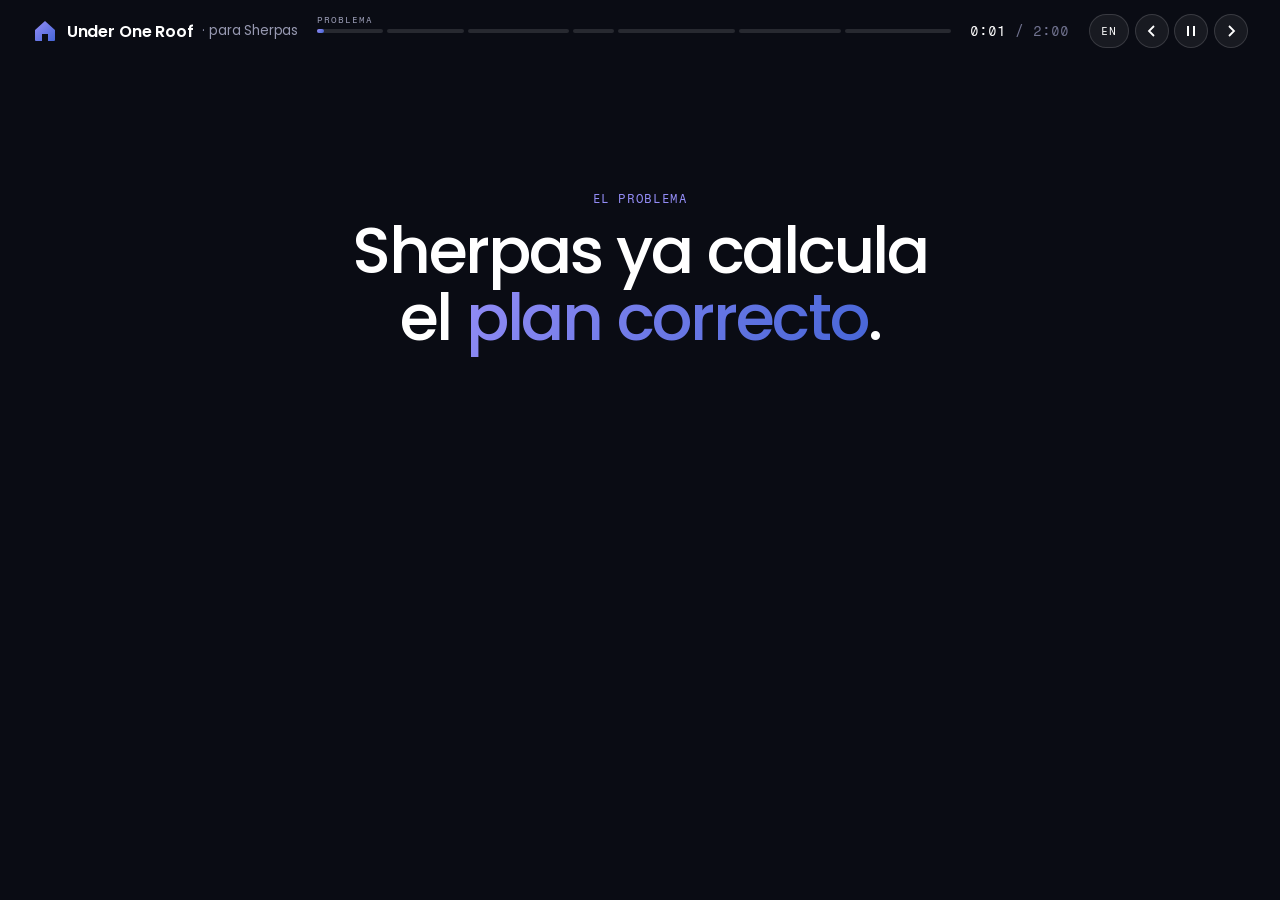
<file: pitch/index.html>
<!doctype html>
<html lang="en">
<head>
<meta charset="utf-8">
<meta name="viewport" content="width=device-width, initial-scale=1">
<title>Under One Roof · Pitch</title>
<link rel="preconnect" href="https://fonts.googleapis.com">
<link href="https://fonts.googleapis.com/css2?family=Fragment+Mono&family=Poppins:wght@300;400;500;600&display=swap" rel="stylesheet">
<style>
/* Same palette and type as the product (stage_page.html), taken from sherpaswealth.com. */
:root {
  --ink: #141419; --ink-2: #44445d; --ink-3: #717390; --ink-4: #9799b1;
  --line: #dfe0e8; --line-2: #f0f1f3; --paper: #fcfcfc; --mist: #f6fbff; --white: #fff;
  --night: #0a0c14; --night-2: #10131c; --night-3: #1a1e2b;
  --blue: #4565d6; --blue-2: #6586fc; --blue-3: #afbff8; --violet: #948df7; --violet-2: #774be5; --pink: #df7afe;
  --solid: #4565d6; --cracked: #c9871f; --broken: #d6455d; --repaired: #774be5; --ok: #2fa37a;
  --grad: linear-gradient(127deg, #948df7, #4565d6);
  --sans: "Poppins", system-ui, -apple-system, "Segoe UI", sans-serif;
  --mono: "Fragment Mono", ui-monospace, "SF Mono", Menlo, monospace;
}
* { box-sizing: border-box; }
html, body { height: 100%; }
body { margin: 0; font-family: var(--sans); color: var(--ink); background: var(--paper); overflow: hidden;
  transition: background .8s ease, color .8s ease; -webkit-font-smoothing: antialiased; }
body.dark { background: var(--night); color: #fff; }
button { font: inherit; color: inherit; cursor: pointer; }
.mono { font-family: var(--mono); font-size: .72rem; letter-spacing: .14em; text-transform: uppercase; }
.grad-text { background: var(--grad); -webkit-background-clip: text; background-clip: text; color: transparent; }

/* ---------- top bar ---------- */
.top { position: fixed; inset: 0 0 auto 0; z-index: 20; display: flex; align-items: center; gap: 1.2rem;
  padding: .9rem clamp(1rem, 3vw, 2rem); }
.brand { display: flex; align-items: center; gap: .55rem; font-weight: 600; letter-spacing: -.01em; white-space: nowrap; }
.brand small { font-weight: 400; color: var(--ink-3); }
body.dark .brand small { color: var(--ink-4); }
.segs { flex: 1; display: flex; gap: 4px; min-width: 0; }
.seg { position: relative; height: 22px; flex: var(--w) 1 0; border: 0; background: none; padding: 0; }
.seg::before { content: ""; position: absolute; left: 0; right: 0; top: 9px; height: 4px; border-radius: 4px;
  background: var(--line); transition: background .6s; }
body.dark .seg::before { background: rgba(255,255,255,.12); }
.seg i { position: absolute; left: 0; top: 9px; height: 4px; border-radius: 4px; width: 0; background: var(--grad); }
.seg span { position: absolute; left: 0; top: -6px; font-family: var(--mono); font-size: .58rem; letter-spacing: .1em;
  text-transform: uppercase; color: var(--ink-4); white-space: nowrap; overflow: hidden; max-width: 100%; opacity: 0; transition: opacity .3s; }
.seg:hover span, .seg.on span { opacity: 1; }
.clock { font-family: var(--mono); font-size: .85rem; white-space: nowrap; color: var(--ink-3); min-width: 6.5em; text-align: right; }
.clock b { color: var(--ink); font-weight: 400; }
body.dark .clock b { color: #fff; }
.ctrl { display: flex; gap: .35rem; }
.ctrl button { width: 34px; height: 34px; border-radius: 50%; border: 1px solid var(--line); background: var(--white);
  display: grid; place-items: center; transition: .2s; }
body.dark .ctrl button { background: rgba(255,255,255,.06); border-color: rgba(255,255,255,.14); color: #fff; }
.ctrl button:hover { transform: translateY(-1px); }
.ctrl svg { width: 14px; height: 14px; }

/* ---------- stage ---------- */
.stage { position: absolute; inset: 0; padding: 4.6rem clamp(1rem, 4vw, 3.5rem) 1.5rem; }
.ch { position: absolute; inset: 4.6rem clamp(1rem, 4vw, 3.5rem) 1.5rem; display: none; opacity: 0; }
.ch.on { display: block; animation: chIn .7s cubic-bezier(.2,.7,.2,1) forwards; }
@keyframes chIn { from { opacity: 0; transform: translateY(14px); } to { opacity: 1; transform: none; } }
.split { height: 100%; display: grid; grid-template-columns: minmax(0, 1fr) minmax(0, 420px); gap: clamp(1.5rem, 4vw, 4rem); align-items: center; }
.copy { max-width: 560px; }
.copy .mono { color: var(--violet-2); }
body.dark .copy .mono { color: var(--violet); }
h1, h2 { font-weight: 500; letter-spacing: -.035em; line-height: 1.05; margin: .7rem 0 0; }
h2 { font-size: clamp(2rem, 4.4vw, 3.6rem); }
.lede { font-size: clamp(1rem, 1.5vw, 1.2rem); color: var(--ink-2); font-weight: 300; line-height: 1.6; margin: 1.1rem 0 0; max-width: 34em; }
body.dark .lede { color: #b9bbd0; }
.ticks { list-style: none; padding: 0; margin: 1.6rem 0 0; display: grid; gap: .6rem; }
.ticks li { display: flex; gap: .7rem; align-items: baseline; color: var(--ink-2); font-size: .98rem; opacity: .35; transition: opacity .4s; }
.ticks li.lit { opacity: 1; }
.ticks li b { font-weight: 500; color: var(--ink); }
.ticks li::before { content: ""; flex: none; width: 8px; height: 8px; border-radius: 50%; background: var(--grad); transform: translateY(-1px); }

/* ---------- phone ---------- */
.device { position: relative; height: 100%; display: grid; place-items: center; }
.phone { width: 320px; height: 650px; border-radius: 46px; background: #0d0e14; padding: 11px; position: relative;
  box-shadow: 0 40px 90px rgba(69,101,214,.22), 0 12px 30px rgba(20,20,25,.18); transform-origin: center; flex: none; }
.phone::before { content: ""; position: absolute; top: 20px; left: 50%; width: 92px; height: 26px; margin-left: -46px; border-radius: 20px; background: #0d0e14; z-index: 5; }
.screen { position: relative; height: 100%; border-radius: 36px; overflow: hidden; background: var(--paper); }
.scr { position: absolute; inset: 0; padding: 58px 18px 18px; display: none; flex-direction: column; }
.scr.on { display: flex; animation: chIn .5s ease forwards; }
.cursor { position: absolute; z-index: 9; width: 30px; height: 30px; margin: -15px 0 0 -15px; border-radius: 50%; pointer-events: none;
  background: rgba(119,75,229,.18); border: 2px solid rgba(119,75,229,.65); left: 50%; top: 110%;
  transition: left .7s cubic-bezier(.4,.1,.2,1), top .7s cubic-bezier(.4,.1,.2,1), transform .15s; }
.cursor.tap { transform: scale(.7); background: rgba(119,75,229,.4); }

/* pick screen */
.q { font-size: 1.15rem; font-weight: 500; letter-spacing: -.02em; margin: .4rem 0 .9rem; }
.q-step { color: var(--ink-4); }
.opts { display: grid; gap: .55rem; }
.opt { text-align: left; border: 1px solid var(--line); background: var(--white); border-radius: 18px; padding: .75rem .9rem;
  display: flex; align-items: center; gap: .75rem; transition: border-color .25s, box-shadow .25s, transform .15s; }
.opt:hover { border-color: var(--blue-3); }
.opt.sel { border-color: var(--violet-2); box-shadow: 0 0 0 3px rgba(148,141,247,.25); }
.opt .t { font-weight: 500; font-size: .93rem; line-height: 1.25; }
.opt .d { font-size: .76rem; color: var(--ink-3); line-height: 1.35; }
.opt .n { margin-left: auto; font-weight: 600; font-size: 1.05rem; }
.av { flex: none; width: 34px; height: 34px; border-radius: 50%; display: grid; place-items: center; color: #fff; font-size: .8rem; font-weight: 600; background: var(--grad); }
.picked { display: flex; gap: .35rem; flex-wrap: wrap; margin-top: auto; padding-top: .8rem; }
.picked span { font-size: .72rem; border-radius: 999px; padding: .25rem .6rem; background: var(--mist); color: var(--blue); border: 1px solid #e3eaff; }

/* tour screen */
.scorebar { display: flex; align-items: center; justify-content: space-between; }
.scorebar .who { font-weight: 500; font-size: .95rem; }
.scorebar .who small { display: block; color: var(--ink-3); font-weight: 400; font-size: .72rem; }
.chip-score { display: flex; align-items: baseline; gap: .25rem; font-weight: 600; font-size: 1.5rem; letter-spacing: -.03em; }
.chip-score small { font-size: .72rem; color: var(--ink-3); font-weight: 400; letter-spacing: 0; }
.band { font-size: .68rem; padding: .15rem .5rem; border-radius: 999px; text-transform: capitalize; font-weight: 500;
  color: var(--c); background: color-mix(in srgb, var(--c) 12%, #fff); margin-left: .35rem; align-self: center; }
.house-wrap { position: relative; margin: .7rem -18px 0; height: 260px; overflow: hidden; }
.house-wrap svg { width: 100%; height: 100%; display: block; }
.caption { margin-top: .6rem; font-size: .95rem; line-height: 1.5; color: var(--ink-4); min-height: 8.5em; }
.caption .w { transition: color .2s; }
.caption .w.lit { color: var(--ink); }
.caption .w.num.lit { color: var(--violet-2); font-weight: 500; }
.voicebar { display: flex; align-items: center; gap: .55rem; margin-top: auto; font-size: .72rem; color: var(--ink-3); }
.eq { display: flex; gap: 2px; align-items: end; height: 14px; }
.eq i { width: 3px; background: var(--violet); border-radius: 2px; animation: eq 1s ease-in-out infinite; }
.eq i:nth-child(2) { animation-delay: -.3s } .eq i:nth-child(3) { animation-delay: -.6s } .eq i:nth-child(4) { animation-delay: -.15s }
@keyframes eq { 0%,100% { height: 3px } 50% { height: 14px } }
.paused .eq i { animation-play-state: paused; }

/* house parts */
.part { transition: fill .9s ease, stroke .9s ease; }
.crack { transition: opacity .8s; }
[data-state="solid"] .crack, [data-state="repaired"] .crack { opacity: 0; }
[data-state="cracked"] .crack.c2 { opacity: 0; }
.focus { animation: focus 1.4s ease-in-out infinite; }
@keyframes focus { 50% { opacity: .55; } }
.spark { animation: spark 1.2s ease-out forwards; }
@keyframes spark { from { opacity: 1; transform: scale(.2); } to { opacity: 0; transform: scale(1.6); } }

/* chat */
.chat { display: flex; flex-direction: column; gap: .6rem; flex: 1; overflow: hidden; }
.chat-head { display: flex; align-items: center; gap: .5rem; padding-bottom: .7rem; border-bottom: 1px solid var(--line-2); margin-bottom: .2rem; }
.chat-head b { font-weight: 500; font-size: .92rem; }
.chat-head small { color: var(--ink-3); font-size: .72rem; display: block; }
.bub { max-width: 86%; padding: .65rem .85rem; border-radius: 18px; font-size: .88rem; line-height: 1.45; animation: chIn .4s ease; }
.bub.me { align-self: flex-end; background: var(--ink); color: #fff; border-bottom-right-radius: 6px; }
.bub.ai { align-self: flex-start; background: var(--white); border: 1px solid var(--line); border-bottom-left-radius: 6px; }
.bub.ai mark { background: none; color: var(--violet-2); font-weight: 500; border-bottom: 2px solid rgba(148,141,247,.45); }
.bub .src { display: flex; align-items: center; gap: .35rem; margin-top: .5rem; font-family: var(--mono); font-size: .6rem; letter-spacing: .08em; text-transform: uppercase; color: var(--ok); }
.dots { display: inline-flex; gap: 4px; padding: .3rem 0; }
.dots i { width: 6px; height: 6px; border-radius: 50%; background: var(--ink-4); animation: dot 1s infinite; }
.dots i:nth-child(2) { animation-delay: .15s } .dots i:nth-child(3) { animation-delay: .3s }
@keyframes dot { 50% { transform: translateY(-4px); opacity: .4; } }
.composer { display: flex; gap: .5rem; align-items: center; border: 1px solid var(--line); border-radius: 999px; padding: .35rem .35rem .35rem .9rem; background: #fff; margin-top: .6rem; }
.composer span { flex: 1; font-size: .85rem; color: var(--ink); min-height: 1.3em; white-space: nowrap; overflow: hidden; }
.composer span:empty::before { content: attr(data-ph); color: var(--ink-4); }
.ctrl #lang { width: auto; padding: 0 .7rem; border-radius: 999px; font-family: var(--mono); font-size: .7rem; letter-spacing: .1em; }
.composer i { width: 34px; height: 34px; border-radius: 50%; background: var(--grad); display: grid; place-items: center; }
.step-card { border-radius: 20px; padding: .9rem; background: var(--night); color: #fff; margin-top: .6rem; animation: chIn .5s ease; }
.step-card .mono { color: var(--violet); font-size: .6rem; }
.step-card b { display: block; font-weight: 500; font-size: .95rem; margin: .3rem 0 .7rem; line-height: 1.3; }
.step-card button { width: 100%; border: 0; border-radius: 999px; padding: .6rem; background: #fff; color: var(--ink); font-weight: 500; font-size: .85rem; }

/* final score screen */
.ring { position: relative; width: 190px; height: 190px; margin: .4rem auto 0; }
.ring svg { width: 100%; height: 100%; transform: rotate(-90deg); }
.ring .val { position: absolute; inset: 0; display: grid; place-content: center; text-align: center; }
.ring .val b { font-size: 3.4rem; font-weight: 600; letter-spacing: -.05em; line-height: 1; }
.ring .val small { color: var(--ink-3); font-size: .75rem; }
.delta { text-align: center; margin-top: .6rem; font-weight: 600; font-size: 1.05rem; opacity: 0; transition: opacity .5s; }
.delta.on { opacity: 1; }
.healed { position: absolute; left: 50%; top: 12px; transform: translateX(-50%); white-space: nowrap; border-radius: 999px; padding: .3rem .8rem;
  background: var(--repaired); color: #fff; font-size: .75rem; font-weight: 500; box-shadow: 0 6px 20px rgba(119,75,229,.4); animation: chIn .5s ease; }
[data-state="repaired"] .part { filter: drop-shadow(0 0 6px rgba(148,141,247,.9)); }
.delta span { font-weight: 400; color: var(--ink-3); font-size: .82rem; display: block; }

/* ---------- hook ---------- */
.hook { height: 100%; display: grid; place-content: center; text-align: center; gap: 0; }
.hook .line { opacity: 0; transform: translateY(12px); transition: opacity .8s, transform .8s; }
.hook .line.on { opacity: 1; transform: none; }
.hook h1 { font-size: clamp(2rem, 5vw, 4.2rem); }
.hook .big { font-size: clamp(5rem, 14vw, 11rem); font-weight: 600; letter-spacing: -.06em; line-height: 1; margin-top: 1.6rem; }
.hook .big small { font-size: .22em; font-weight: 400; letter-spacing: 0; color: var(--ok); vertical-align: top; margin-left: .3em; }
.hook .but { font-size: clamp(1.3rem, 2.6vw, 2.1rem); color: #c9cbe0; font-weight: 300; margin-top: .6rem; }
.hook .but b { color: var(--pink); font-weight: 500; }
.hook .close { margin-top: 2.2rem; font-size: clamp(1rem, 1.6vw, 1.25rem); color: var(--ink-4); max-width: 36em; justify-self: center; }
.hook .close b { color: #fff; font-weight: 500; }

/* ---------- packets ---------- */
.net { height: 100%; display: grid; grid-template-rows: auto 1fr auto; gap: 1rem; }
.net-head { display: flex; align-items: end; justify-content: space-between; gap: 2rem; flex-wrap: wrap; }
.net-head h2 { font-size: clamp(1.8rem, 3.6vw, 3rem); }
.msclock { text-align: right; }
.msclock b { display: block; font-family: var(--mono); font-weight: 400; font-size: clamp(2.4rem, 5vw, 4.2rem); letter-spacing: -.04em; line-height: 1; font-variant-numeric: tabular-nums; }
.msclock .mono { color: var(--ink-4); }
.net-body { display: grid; grid-template-columns: minmax(0, 1fr) 330px; gap: 1.5rem; min-height: 0; }
.diagram { position: relative; min-height: 0; }
.diagram svg { width: 100%; height: 100%; }
.node rect { fill: var(--night-2); stroke: rgba(255,255,255,.12); transition: stroke .3s, fill .3s; }
.node.hot rect { stroke: var(--violet); fill: #161a2a; }
.node .nt { fill: #fff; font: 500 15px var(--sans); }
.node .ns { fill: var(--ink-4); font: 11px var(--mono); letter-spacing: .04em; }
.node .ni { fill: none; stroke: var(--violet); stroke-width: 1.6; }
.lane { stroke: rgba(255,255,255,.1); stroke-width: 1.5; stroke-dasharray: 3 6; fill: none; }
.lane-l { fill: var(--ink-4); font: 10px var(--mono); letter-spacing: .12em; }
.badge rect { fill: rgba(47,163,122,.15); stroke: var(--ok); }
.badge text { fill: #8fe0c1; font: 11px var(--mono); }
.badge { opacity: 0; transition: opacity .4s; }
.badge.on { opacity: 1; }
.think { opacity: 0; transition: opacity .3s; }
.think.on { opacity: 1; }
.think circle { fill: none; stroke: var(--violet); stroke-width: 2.5; stroke-dasharray: 30 200; transform-origin: center; transform-box: fill-box; animation: spin 1s linear infinite; }
@keyframes spin { to { transform: rotate(360deg); } }
.side { display: grid; grid-template-rows: auto 1fr; gap: 1rem; min-height: 0; }
.cost { border-radius: 20px; padding: 1.1rem 1.2rem; background: linear-gradient(160deg, rgba(148,141,247,.18), rgba(69,101,214,.08)); border: 1px solid rgba(148,141,247,.3); }
.cost .mono { color: var(--violet); }
.cost .usd { font-family: var(--mono); font-size: 2.4rem; letter-spacing: -.04em; margin: .3rem 0 .2rem; font-variant-numeric: tabular-nums; }
.cost .rows { font-family: var(--mono); font-size: .74rem; color: #b9bbd0; display: grid; gap: .25rem; }
.cost .rows div { display: flex; justify-content: space-between; gap: 1rem; }
.cost .per { margin-top: .7rem; font-size: .85rem; color: #fff; opacity: 0; transition: opacity .5s; }
.cost .per.on { opacity: 1; }
.log { list-style: none; margin: 0; padding: 0; overflow: hidden; display: flex; flex-direction: column; gap: .45rem; font-size: .8rem; }
.log li { display: grid; grid-template-columns: 4.6em 1fr; gap: .6rem; color: #c9cbe0; animation: chIn .35s ease; line-height: 1.4; }
.log li b { font-family: var(--mono); font-weight: 400; color: var(--violet); text-align: right; font-size: .74rem; padding-top: .1rem; }
.log li.ok { color: #8fe0c1; }
.foot { color: var(--ink-3); font-size: .74rem; }

/* ---------- why ---------- */
.why { height: 100%; display: grid; align-content: center; gap: 2rem; max-width: 1180px; margin: 0 auto; }
.why h2 { max-width: 18em; }
.vs { display: grid; grid-template-columns: 1fr 1fr; gap: 1rem; }
.vs > div { border-radius: 22px; padding: 1.2rem 1.4rem; border: 1px solid rgba(255,255,255,.12); }
.vs .today { color: #a7a9c0; }
.vs .withus { background: linear-gradient(150deg, rgba(148,141,247,.22), rgba(69,101,214,.12)); border-color: rgba(148,141,247,.4); }
.vs .mono { display: block; margin-bottom: .5rem; }
.vs p { margin: 0; font-size: 1.05rem; line-height: 1.5; font-weight: 300; }
.vs .withus p { color: #fff; }
.metrics { display: grid; grid-template-columns: repeat(4, 1fr); gap: 1rem; }
.metric { border-top: 1px solid rgba(255,255,255,.16); padding-top: .9rem; opacity: 0; transform: translateY(10px); transition: .6s; }
.metric.on { opacity: 1; transform: none; }
.metric b { display: block; font-size: clamp(1.8rem, 3.4vw, 2.8rem); font-weight: 500; letter-spacing: -.04em; font-variant-numeric: tabular-nums; }
.metric span { color: #a7a9c0; font-size: .85rem; line-height: 1.45; display: block; margin-top: .2rem; }
.cta { display: flex; align-items: center; justify-content: space-between; gap: 1rem; flex-wrap: wrap; opacity: 0; transition: opacity .8s; }
.cta.on { opacity: 1; }
.cta .tag { font-size: clamp(1.3rem, 2.4vw, 1.9rem); font-weight: 500; letter-spacing: -.03em; }
.pill { border-radius: 999px; padding: .8rem 1.4rem; background: #fff; color: var(--ink); font-weight: 500; text-decoration: none; box-shadow: 0 10px 40px rgba(148,141,247,.35); }

/* ---------- small screens ---------- */
@media (max-width: 900px) {
  body { overflow: auto; }
  .stage, .ch { position: relative; inset: auto; }
  .stage { padding-top: 4.4rem; }
  .ch.on { display: block; }
  .split { grid-template-columns: 1fr; height: auto; }
  .device { height: auto; padding: 1rem 0 2rem; }
  .net-body { grid-template-columns: 1fr; }
  .diagram { height: 260px; }
  .metrics { grid-template-columns: 1fr 1fr; }
  .vs { grid-template-columns: 1fr; }
  .segs span { display: none; }
  .top { gap: .6rem; }
  .brand { font-size: 0; }
  .clock { min-width: 0; font-size: .75rem; }
  .ctrl button { width: 30px; height: 30px; }
  .hook { min-height: 80vh; }
}
@media (prefers-reduced-motion: reduce) { *, *::before, *::after { animation-duration: .01ms !important; transition-duration: .01ms !important; } }
</style>
</head>
<body class="dark">

<header class="top">
  <div class="brand">
    <svg width="26" height="26" viewBox="0 0 26 26" aria-hidden="true"><defs><linearGradient id="lg" x1="0" y1="0" x2="1" y2="1"><stop offset="0" stop-color="#948df7"/><stop offset="1" stop-color="#4565d6"/></linearGradient></defs><path d="M3 12 13 3l10 9v10a1 1 0 0 1-1 1h-6v-7h-6v7H4a1 1 0 0 1-1-1z" fill="url(#lg)"/></svg>
    Under One Roof <small>· for Sherpas</small>
  </div>
  <nav class="segs" id="segs" aria-label="Chapters"></nav>
  <div class="clock" id="clock"><b>0:00</b> / 2:00</div>
  <div class="ctrl">
    <button id="lang" aria-label="Language">EN</button>
    <button id="prev" aria-label="Previous chapter"><svg viewBox="0 0 14 14"><path d="M9 2 4 7l5 5" stroke="currentColor" stroke-width="1.8" fill="none"/></svg></button>
    <button id="play" aria-label="Play or pause"><svg viewBox="0 0 14 14" id="playIcon"></svg></button>
    <button id="next" aria-label="Next chapter"><svg viewBox="0 0 14 14"><path d="m5 2 5 5-5 5" stroke="currentColor" stroke-width="1.8" fill="none"/></svg></button>
  </div>
</header>

<main class="stage">

  <!-- 1 · hook -->
  <section class="ch" data-ch="hook">
    <div class="hook">
      <div class="line mono" style="color:var(--violet)">The problem</div>
      <h1 class="line">Sherpas already computes<br>the <span class="grad-text">right plan</span>.</h1>
      <div class="line big" id="hookScore">82<small>strong</small></div>
      <div class="line but">And yet <span id="hookName">Samantha</span>'s savings <b id="hookAge">run out at 73</b>.</div>
      <p class="line close">A plan that is right but not <b>felt</b> is advice nobody acts on.<br>The family nods, the PDF waits, and the advisor never hears what they decided.</p>
    </div>
  </section>

  <!-- 2 · enter -->
  <section class="ch" data-ch="enter">
    <div class="split">
      <div class="copy">
        <div class="mono">01 · Open the plan</div>
        <h2>Three taps.<br>No app, no account.</h2>
        <p class="lede">A link on their phone. Each person says who they are, how much detail they want and how they like things explained. Nothing is locked: they can change it from any chapter.</p>
        <ul class="ticks" id="enterTicks">
          <li><span><b>Who is here</b>: four real Sherpas families</span></li>
          <li><span><b>Mode</b>: Simply, or In full</span></li>
          <li><span><b>How it is told</b>: as a story, or numbers first</span></li>
        </ul>
      </div>
      <div class="device"></div>
    </div>
  </section>

  <!-- 3 · tour -->
  <section class="ch" data-ch="tour">
    <div class="split">
      <div class="copy">
        <div class="mono">02 · Walk the plan</div>
        <h2>Their plan,<br>drawn as <span class="grad-text">their home</span>.</h2>
        <p class="lede">Each pillar of the Sherpas diagnostic is a part of the house: solid, cracked or broken from its own score. A calm voice walks them through it, word by word.</p>
        <ul class="ticks" id="pillarList"></ul>
      </div>
      <div class="device"></div>
    </div>
  </section>

  <!-- 4 · ask -->
  <section class="ch" data-ch="ask">
    <div class="split">
      <div class="copy">
        <div class="mono">03 · Ask anything</div>
        <h2>Stop the voice.<br>Ask your own question.</h2>
        <p class="lede">Typed or spoken, at any moment. The answer may only use figures from <b>their own plan</b>. Let's follow that question across the wire.</p>
      </div>
      <div class="device"></div>
    </div>
  </section>

  <!-- 5 · packets -->
  <section class="ch" data-ch="wire">
    <div class="net">
      <div class="net-head">
        <div>
          <div class="mono" style="color:var(--violet)">04 · One question, millisecond by millisecond</div>
          <h2>From a phone to the model<br>and back, <span class="grad-text">checked</span>.</h2>
        </div>
        <div class="msclock"><span class="mono">elapsed</span><b id="ms">0 ms</b></div>
      </div>
      <div class="net-body">
        <div class="diagram">
          <svg viewBox="0 0 1100 380" preserveAspectRatio="xMidYMid meet" id="net">
            <defs>
              <radialGradient id="pk"><stop offset="0" stop-color="#fff"/><stop offset=".35" stop-color="#df7afe"/><stop offset="1" stop-color="#df7afe" stop-opacity="0"/></radialGradient>
              <radialGradient id="pk2"><stop offset="0" stop-color="#fff"/><stop offset=".35" stop-color="#6586fc"/><stop offset="1" stop-color="#6586fc" stop-opacity="0"/></radialGradient>
            </defs>
            <path class="lane" d="M190 150 H930"/><path class="lane" d="M930 232 H190"/>
            <text class="lane-l" x="205" y="138">REQUEST →</text><text class="lane-l" x="545" y="256" text-anchor="middle">← RESPONSE</text>
            <g id="nodes"></g>
            <g class="badge" id="guardBadge"><rect x="300" y="300" width="200" height="30" rx="15"/><text x="400" y="320" text-anchor="middle" id="guardTxt">guard ✓ figures in plan</text></g>
            <g class="think" id="think"><circle cx="960" cy="190" r="74"/></g>
            <g id="packets"></g>
          </svg>
        </div>
        <div class="side">
          <div class="cost">
            <div class="mono">Price of this question</div>
            <div class="usd" id="usd">$0.000000</div>
            <div class="rows">
              <div><span id="tinL">input tokens</span><span id="tin">0</span></div>
              <div><span>output tokens</span><span id="tout">0</span></div>
              <div><span id="rate">deepseek-flash</span><span>$0.30 / $1.20 per 1M</span></div>
            </div>
            <div class="per" id="per"></div>
          </div>
          <ul class="log" id="log"></ul>
        </div>
      </div>
      <div class="foot">Token count measured from the real prompt our server builds for this question. Hop timings are an illustrative split of the end-to-end time we measured (2.6 to 4.4 s per answer).</div>
    </div>
  </section>

  <!-- 6 · act -->
  <section class="ch" data-ch="act">
    <div class="split">
      <div class="copy">
        <div class="mono">05 · From plan to action</div>
        <h2>The answer ends<br>in <span class="grad-text">a first step</span>.</h2>
        <p class="lede">Every repair is a step Sherpas already calculated. They mark it done, that part of the home heals, and the score moves to the figure Sherpas computed. Theirs, not ours.</p>
        <ul class="ticks" id="actTicks">
          <li><span><b>Answer</b> only from their plan, every figure checked</span></li>
          <li><span><b>First step</b> into their calendar, check-in in three days</span></li>
          <li><span><b>The advisor</b> gets a note: worries, questions, decision</span></li>
        </ul>
      </div>
      <div class="device"></div>
    </div>
  </section>

  <!-- 7 · why -->
  <section class="ch" data-ch="why">
    <div class="why">
      <div>
        <div class="mono" style="color:var(--violet)">Why Sherpas needs this</div>
        <h2>The plan is the product.<br>We make families <span class="grad-text">use it</span>.</h2>
      </div>
      <div class="vs">
        <div class="today"><span class="mono">Today</span><p>A score, five pillars and a report. Strong families feel safe, struggling ones feel judged, and both close the tab.</p></div>
        <div class="withus"><span class="mono" style="color:var(--violet)">With Under One Roof</span><p>They see it, ask it, choose one step, and their advisor starts the next call knowing what they decided.</p></div>
      </div>
      <div class="metrics" id="metrics">
        <div class="metric"><b>$0</b><span>per guided tour: narration written once per family, replayed for free</span></div>
        <div class="metric"><b id="mCost">$0.0016</b><span>per live question, measured on Sherpas' own proxy pricing</span></div>
        <div class="metric"><b id="mPerDollar">600+</b><span>questions answered for one dollar</span></div>
        <div class="metric"><b>0</b><span>invented figures: the guard blocks any number not in the plan</span></div>
      </div>
      <div class="cta" id="cta">
        <div class="tag">One plan. One home. <span class="grad-text">Everyone in it.</span></div>
        <a class="pill" href="https://finagent-sherpas.onrender.com" target="_blank" rel="noopener">Open the live MVP →</a>
      </div>
    </div>
  </section>

  <!-- the single phone, moved into the .device slot of the current chapter -->
  <div class="phone" id="phone">
    <div class="screen" id="screen">
      <div class="cursor" id="cursor"></div>

      <div class="scr" id="scrPick">
        <div class="mono q-step" id="qStep">1 of 3</div>
        <div class="q" id="qText">Who is here?</div>
        <div class="opts" id="opts"></div>
        <div class="picked" id="picked"></div>
      </div>

      <div class="scr" id="scrTour">
        <div class="scorebar">
          <div class="who" id="tourWho"></div>
          <div class="chip-score"><span id="tourScore">0</span><small>/100</small><span class="band" id="tourBand"></span></div>
        </div>
        <div class="house-wrap" id="houseWrap"></div>
        <div class="caption" id="caption"></div>
        <div class="voicebar"><div class="eq"><i></i><i></i><i></i><i></i></div><span id="voiceLbl">Voice · tap anywhere to ask</span></div>
      </div>

      <div class="scr" id="scrChat">
        <div class="chat-head"><div class="av" id="chatAv">M</div><div><b>Ask your plan</b><small id="chatSub">Answers use only your own figures</small></div></div>
        <div class="chat" id="chat"></div>
        <div class="composer"><span id="typing"></span><i><svg width="14" height="14" viewBox="0 0 14 14"><path d="M2 7h9M7 3l4 4-4 4" stroke="#fff" stroke-width="1.8" fill="none"/></svg></i></div>
      </div>

      <div class="scr" id="scrScore">
        <div class="mono q-step" style="text-align:center">Your new score</div>
        <div class="ring">
          <svg viewBox="0 0 200 200"><defs><linearGradient id="rg" x1="0" y1="0" x2="1" y2="1"><stop offset="0" stop-color="#948df7"/><stop offset="1" stop-color="#4565d6"/></linearGradient></defs>
            <circle cx="100" cy="100" r="86" fill="none" stroke="#f0f1f3" stroke-width="14"/>
            <circle id="ringArc" cx="100" cy="100" r="86" fill="none" stroke="url(#rg)" stroke-width="14" stroke-linecap="round" stroke-dasharray="540.35" stroke-dashoffset="540.35"/></svg>
          <div class="val"><b id="ringVal">0</b><small id="ringBand"></small></div>
        </div>
        <div class="delta" id="delta"></div>
        <div class="house-wrap" id="houseWrap2" style="height:190px;margin-top:.3rem"></div>
      </div>
    </div>
  </div>
</main>

<script src="data.js"></script>
<script>
"use strict";
const D = window.PITCH;
const $ = (s, el = document) => el.querySelector(s);

/* ---------------- language: Spanish by default, ?lang=en for English ---------------- */
const LANG = new URLSearchParams(location.search).get("lang") === "en" ? "en" : "es";
const ES = LANG === "es";
const t = (en, es) => ES ? es : en;
const fmt = n => ES ? n.toLocaleString("en-US").replace(/,/g, ".") : n.toLocaleString("en-US");
const dec = (v, d) => ES ? v.toFixed(d).replace(".", ",") : v.toFixed(d);
// A family as the page shows it, in the chosen language. The figures are the same in both.
const loc = f => ES
  ? { ...f, bandKey: f.band, band: f.es.band, question: f.es.question, tour: f.es.tour, answer: f.es.answer,
      chosen: f.es.chosen, tokens_in: f.es.tokens_in, cost: f.es.cost, pillarNames: f.es.pillars }
  : { ...f, bandKey: f.band, pillarNames: f.pillars.map(p => p.name.toLowerCase()) };
// Fixed copy of the page: English innerHTML -> Spanish innerHTML.
const STATIC_ES = {
  "The problem": "El problema",
  'Sherpas already computes<br>the <span class="grad-text">right plan</span>.': 'Sherpas ya calcula<br>el <span class="grad-text">plan correcto</span>.',
  'And yet <span id="hookName">Samantha</span>\'s savings <b id="hookAge">run out at 73</b>.': 'Y aun así, los ahorros de <span id="hookName">Samantha</span> <b id="hookAge">se agotan a los 73</b>.',
  "A plan that is right but not <b>felt</b> is advice nobody acts on.<br>The family nods, the PDF waits, and the advisor never hears what they decided.": "Un plan correcto que no se <b>siente</b> es un consejo que nadie sigue.<br>La familia asiente, el PDF espera y el asesor nunca sabe qué decidieron.",
  "01 · Open the plan": "01 · Abrir el plan",
  "Three taps.<br>No app, no account.": "Tres toques.<br>Sin app, sin cuenta.",
  "A link on their phone. Each person says who they are, how much detail they want and how they like things explained. Nothing is locked: they can change it from any chapter.": "Un enlace en su móvil. Cada persona dice quién es, cuánto detalle quiere y cómo prefiere que se lo expliquen. Nada queda fijo: pueden cambiarlo desde cualquier capítulo.",
  "<b>Who is here</b>: four real Sherpas families": "<b>Quién está</b>: cuatro familias reales de Sherpas",
  "<b>Mode</b>: Simply, or In full": "<b>Modo</b>: sencillo o completo",
  "<b>How it is told</b>: as a story, or numbers first": "<b>Cómo se cuenta</b>: como una historia o con las cifras primero",
  "02 · Walk the plan": "02 · Recorrer el plan",
  'Their plan,<br>drawn as <span class="grad-text">their home</span>.': 'Su plan,<br>dibujado como <span class="grad-text">su casa</span>.',
  "Each pillar of the Sherpas diagnostic is a part of the house: solid, cracked or broken from its own score. A calm voice walks them through it, word by word.": "Cada pilar del diagnóstico de Sherpas es una parte de la casa: sólida, agrietada o rota según su propia puntuación. Una voz tranquila los guía, palabra a palabra.",
  "03 · Ask anything": "03 · Pregunta lo que quieras",
  "Stop the voice.<br>Ask your own question.": "Para la voz.<br>Haz tu propia pregunta.",
  "Typed or spoken, at any moment. The answer may only use figures from <b>their own plan</b>. Let's follow that question across the wire.": "Escrita o hablada, en cualquier momento. La respuesta solo puede usar cifras de <b>su propio plan</b>. Sigamos esa pregunta por el cable.",
  "04 · One question, millisecond by millisecond": "04 · Una pregunta, milisegundo a milisegundo",
  'From a phone to the model<br>and back, <span class="grad-text">checked</span>.': 'Del móvil al modelo<br>y de vuelta, <span class="grad-text">verificada</span>.',
  "elapsed": "transcurrido",
  "REQUEST →": "PETICIÓN →",
  "← RESPONSE": "← RESPUESTA",
  "guard ✓ figures in plan": "guard ✓ cifras del plan",
  "Price of this question": "Precio de esta pregunta",
  "input tokens": "tokens de entrada",
  "output tokens": "tokens de salida",
  "$0.30 / $1.20 per 1M": "$0,30 / $1,20 por 1M",
  "Token count measured from the real prompt our server builds for this question. Hop timings are an illustrative split of the end-to-end time we measured (2.6 to 4.4 s per answer).": "Tokens medidos con el prompt real que nuestro servidor construye para esta pregunta. El reparto de tiempos entre saltos es ilustrativo; el total sí está medido (de 2,6 a 4,4 s por respuesta).",
  "05 · From plan to action": "05 · Del plan a la acción",
  'The answer ends<br>in <span class="grad-text">a first step</span>.': 'La respuesta acaba<br>en <span class="grad-text">un primer paso</span>.',
  "Every repair is a step Sherpas already calculated. They mark it done, that part of the home heals, and the score moves to the figure Sherpas computed. Theirs, not ours.": "Cada reparación es un paso que Sherpas ya calculó. Lo marcan como hecho, esa parte de la casa se repara y la puntuación sube a la cifra que calculó Sherpas. La suya, no la nuestra.",
  "<b>Answer</b> only from their plan, every figure checked": "<b>Respuesta</b> solo con su plan, cada cifra verificada",
  "<b>First step</b> into their calendar, check-in in three days": "<b>Primer paso</b> a su calendario, seguimiento a los tres días",
  "<b>The advisor</b> gets a note: worries, questions, decision": "<b>El asesor</b> recibe una nota: preocupaciones, preguntas, decisión",
  "Why Sherpas needs this": "Por qué Sherpas lo necesita",
  'The plan is the product.<br>We make families <span class="grad-text">use it</span>.': 'El plan es el producto.<br>Hacemos que las familias <span class="grad-text">lo usen</span>.',
  "Today": "Hoy",
  "A score, five pillars and a report. Strong families feel safe, struggling ones feel judged, and both close the tab.": "Una puntuación, cinco pilares y un informe. Las familias que van bien se confían, las que van mal se sienten juzgadas, y todas cierran la pestaña.",
  "With Under One Roof": "Con Under One Roof",
  "They see it, ask it, choose one step, and their advisor starts the next call knowing what they decided.": "Lo ven, preguntan, eligen un paso, y su asesor empieza la siguiente llamada sabiendo qué decidieron.",
  "per guided tour: narration written once per family, replayed for free": "por recorrido guiado: la narración se escribe una vez por familia y se reproduce gratis",
  "per live question, measured on Sherpas' own proxy pricing": "por pregunta en directo, con la tarifa del propio proxy de Sherpas",
  "questions answered for one dollar": "preguntas respondidas por un dólar",
  "invented figures: the guard blocks any number not in the plan": "cifras inventadas: el guard bloquea cualquier número que no esté en el plan",
  'One plan. One home. <span class="grad-text">Everyone in it.</span>': 'Un plan. Una casa. <span class="grad-text">Todos dentro.</span>',
  "Open the live MVP →": "Abrir el MVP en vivo →",
  "Who is here?": "¿Quién está aquí?",
  "Voice · tap anywhere to ask": "Voz · toca donde quieras para preguntar",
  "Ask your plan": "Pregunta a tu plan",
  "Answers use only your own figures": "Las respuestas solo usan tus cifras",
  "Your new score": "Tu nueva puntuación",
};
function applyStatic() {
  document.documentElement.lang = LANG;
  document.title = t("Under One Roof · Pitch", "Under One Roof · Pitch en español");
  if (ES) document.querySelectorAll("h1, h2, .mono, .lede, li > span, .line, .vs p, .metric span, .tag, .pill, .foot, .q, .voicebar span, .chat-head b, .chat-head small, .cost .rows span, text, .brand small").forEach(el => {
    const es = STATIC_ES[el.innerHTML.trim()];
    if (es) el.innerHTML = es;
  });
  $(".brand small").textContent = t("· for Sherpas", "· para Sherpas");
  $("#typing").dataset.ph = t("Ask about your plan…", "Pregunta sobre tu plan…");
  $("#lang").textContent = ES ? "EN" : "ES";
}
const BAND_C = { critical: "var(--broken)", vulnerable: "var(--broken)", stable: "var(--cracked)", strong: "var(--ok)" };
const PART_C = { solid: "var(--solid)", cracked: "var(--cracked)", broken: "var(--broken)", repaired: "var(--repaired)" };
const PART_NAME = ES
  ? { foundations: "Cimientos", roof: "Techo", walls: "Paredes", plumbing: "Tuberías", garden: "Jardín" }
  : { foundations: "Foundations", roof: "Roof", walls: "Walls", plumbing: "Plumbing", garden: "Garden" };
// words the narration uses for each part, to point at it while it is read
const PART_WORDS = { foundations: /\b(foundations|cimientos)\b/i, roof: /\b(roof|techo)\b/i, walls: /\b(walls|paredes)\b/i,
  plumbing: /(plumbing|tuberías)/i, garden: /(garden|jardín)/i };
const STATE_NAME = ES ? { solid: "sólida", cracked: "agrietada", broken: "rota" } : { solid: "solid", cracked: "cracked", broken: "broken" };
const stateOf = s => s >= 70 ? "solid" : s >= 40 ? "cracked" : "broken";

const state = { fam: D.families.find(f => f.slug === "michael-carter") || D.families[0], mode: "complete", style: "story", touched: {} };
const styleKey = () => state.mode === "simple" ? "simple" : state.style;

/* ---------------- chapters & timing ---------------- */
const CH = [
  { id: "hook",  label: t("Problem", "Problema"),  dur: 13, dark: true },
  { id: "enter", label: t("Open", "Abrir"),        dur: 15, phone: "scrPick" },
  { id: "tour",  label: t("Walk", "Recorrer"),     dur: 20, phone: "scrTour" },
  { id: "ask",   label: t("Ask", "Preguntar"),     dur: 8,  phone: "scrChat" },
  { id: "wire",  label: t("The wire", "El cable"), dur: 23, dark: true },
  { id: "act",   label: t("Act", "Actuar"),        dur: 20, phone: "scrChat" },
  { id: "why",   label: t("Why", "Por qué"),       dur: 21, dark: true },
];
const TOTAL = CH.reduce((a, c) => a + c.dur, 0);
let cur = 0, playing = true, run = 0, chT = 0;
const ABORT = Symbol("abort");

function wait(ms) {
  const id = run;
  return new Promise((res, rej) => {
    let left = ms, last = performance.now();
    (function tick(now) {
      if (id !== run) return rej(ABORT);
      if (playing) left -= now - last;
      last = now;
      left <= 0 ? res() : requestAnimationFrame(tick);
    })(last);
  });
}
const until = sec => wait(Math.max(0, sec * 1000 - chT));

// one clock for the pitch timer and the progress bar
let lastFrame = performance.now();
function frame(now) {
  const dt = now - lastFrame; lastFrame = now;
  if (playing) chT += dt;
  const before = CH.slice(0, cur).reduce((a, c) => a + c.dur, 0);
  const total = Math.min(TOTAL, before + Math.min(chT / 1000, CH[cur].dur));
  $("#clock").innerHTML = `<b>${Math.floor(total / 60)}:${String(Math.floor(total % 60)).padStart(2, "0")}</b> / 2:00`;
  document.querySelectorAll(".seg").forEach((s, i) => {
    s.querySelector("i").style.width = i < cur ? "100%" : i > cur ? "0" : Math.min(100, chT / 10 / CH[i].dur) + "%";
    s.classList.toggle("on", i === cur);
  });
  requestAnimationFrame(frame);
}

function buildSegs() {
  $("#segs").innerHTML = CH.map((c, i) => `<button class="seg" style="--w:${c.dur}" data-i="${i}" aria-label="${c.label}"><span>${c.label}</span><i></i></button>`).join("");
  $("#segs").addEventListener("click", e => { const b = e.target.closest(".seg"); if (b) go(+b.dataset.i); });
}

async function go(i) {
  if (i < 0 || i >= CH.length) return;
  run++; cur = i; chT = 0;
  const c = CH[i];
  document.querySelectorAll(".ch").forEach(s => s.classList.toggle("on", s.dataset.ch === c.id));
  document.body.classList.toggle("dark", !!c.dark);
  const sec = $(`.ch[data-ch="${c.id}"]`);
  const slot = sec.querySelector(".device");
  const phone = $("#phone");
  if (slot) { slot.appendChild(phone); phone.style.display = ""; fitPhone(); } else phone.style.display = "none";
  if (c.phone) showScreen(c.phone);
  try {
    await SCRIPTS[c.id]();
    await until(c.dur);
    if (i + 1 < CH.length) go(i + 1); else { playing = false; setPlayIcon(); }
  } catch (e) { if (e !== ABORT) throw e; }
}

function showScreen(id) {
  document.querySelectorAll(".scr").forEach(s => s.classList.toggle("on", s.id === id));
  $("#cursor").style.top = "110%";
}
function fitPhone() {
  const phone = $("#phone"), slot = phone.parentElement;
  const h = window.innerWidth <= 900 ? 600 : slot.clientHeight;
  const s = Math.min(1, (h - 10) / 650, (slot.clientWidth || 340) / 330);
  phone.style.transform = `scale(${s})`;
  phone.style.margin = `${-(650 * (1 - s)) / 2}px ${-(320 * (1 - s)) / 2}px`;
}
addEventListener("resize", fitPhone);

async function tap(el) {
  const cur$ = $("#cursor"), scr = $("#screen").getBoundingClientRect(), r = el.getBoundingClientRect();
  const s = scr.width / $("#screen").offsetWidth;
  cur$.style.left = (r.left - scr.left + r.width * .7) / s + "px";
  cur$.style.top = (r.top - scr.top + r.height / 2) / s + "px";
  await wait(800);
  cur$.classList.add("tap"); await wait(160); cur$.classList.remove("tap");
  el.click();
}
function lit(listSel, n) { document.querySelectorAll(listSel + " li").forEach((li, i) => li.classList.toggle("lit", i < n)); }

/* ---------------- house ---------------- */
function houseSVG(fam, repaired = []) {
  const parts = {};
  fam.pillars.forEach(p => parts[p.part] = p.score);
  const st = part => repaired.includes(part) ? "repaired" : stateOf(parts[part] ?? 100);
  const sky = Math.max(0, Math.min(1, (fam.final && repaired.length ? fam.final : fam.score) / 100));
  const skyTop = mix([128, 134, 156], [148, 141, 247], sky), skyBot = mix([210, 213, 224], [255, 222, 196], sky);
  const g = (part, inner) => `<g data-part="${part}" data-state="${st(part)}" style="--pc:${PART_C[st(part)]}">${inner}</g>`;
  const crack = (d, c2) => `<path class="crack${c2 ? " c2" : ""}" d="${d}" fill="none" stroke="#141419" stroke-width="1.6" stroke-linejoin="round"/>`;
  return `<svg viewBox="0 0 320 260" preserveAspectRatio="xMidYMax slice">
  <defs><linearGradient id="sky${fam.slug}${repaired.length}" x1="0" y1="0" x2="0" y2="1"><stop offset="0" stop-color="rgb(${skyTop})"/><stop offset="1" stop-color="rgb(${skyBot})"/></linearGradient></defs>
  <rect width="320" height="260" fill="url(#sky${fam.slug}${repaired.length})"/>
  <ellipse cx="160" cy="262" rx="260" ry="46" fill="#e7ecdf"/>
  ${g("garden", `<g class="part" fill="var(--pc)" opacity=".85"><circle cx="38" cy="198" r="22"/><circle cx="58" cy="208" r="16"/><rect x="36" y="210" width="5" height="24" fill="#8a7a66"/><circle cx="282" cy="196" r="24"/><circle cx="262" cy="210" r="14"/><rect x="280" y="212" width="5" height="22" fill="#8a7a66"/></g>${crack("M24 190l10 8-6 6 10 8", 0)}${crack("M276 186l8 10-7 5 9 9", 1)}`)}
  ${g("foundations", `<rect class="part" x="78" y="214" width="164" height="20" rx="3" fill="var(--pc)"/>${crack("M110 214l6 8-5 4 6 8", 0)}${crack("M200 214l-5 9 6 4-4 7", 1)}`)}
  ${g("walls", `<rect class="part" x="88" y="128" width="144" height="86" fill="#fff" stroke="var(--pc)" stroke-width="5"/>
     <rect x="146" y="164" width="28" height="50" rx="3" fill="var(--pc)" class="part" opacity=".9"/>
     <rect x="104" y="146" width="28" height="24" rx="3" fill="#ffe6b8" stroke="var(--pc)" stroke-width="2.5" class="part"/>
     <rect x="188" y="146" width="28" height="24" rx="3" fill="#ffe6b8" stroke="var(--pc)" stroke-width="2.5" class="part"/>
     ${crack("M96 134l10 14-8 6 12 16-6 10", 0)}${crack("M224 180l-10 8 6 8-8 12", 1)}`)}
  ${g("roof", `<path class="part" d="M74 132 160 66l86 66z" fill="var(--pc)"/><rect x="204" y="82" width="14" height="26" fill="var(--pc)" class="part"/>${crack("M128 92l12 10-8 6 14 12", 0)}${crack("M190 100l-6 10 8 6-4 10", 1)}`)}
  ${g("plumbing", `<path class="part" d="M232 140h12v74" fill="none" stroke="var(--pc)" stroke-width="8" stroke-linecap="round"/><circle class="part" cx="244" cy="214" r="5" fill="var(--pc)"/>${crack("M240 168l8 4-8 5 8 4", 0)}${crack("M240 192l8 4-8 5", 1)}`)}
  <g id="sparks"></g>
  </svg>`;
}
function mix(a, b, t) { return a.map((v, i) => Math.round(v + (b[i] - v) * t)).join(","); }
function focusPart(wrap, part) {
  wrap.querySelectorAll("[data-part]").forEach(g => g.classList.toggle("focus", g.dataset.part === part));
}
function sparkAt(wrap, part) {
  const g = wrap.querySelector(`[data-part="${part}"]`); if (!g) return;
  const b = g.getBBox(), sp = wrap.querySelector("#sparks");
  for (let k = 0; k < 7; k++) {
    const c = document.createElementNS("http://www.w3.org/2000/svg", "circle");
    c.setAttribute("cx", b.x + Math.random() * b.width); c.setAttribute("cy", b.y + Math.random() * b.height);
    c.setAttribute("r", 3 + Math.random() * 4); c.setAttribute("fill", k % 2 ? "#df7afe" : "#fff");
    c.setAttribute("class", "spark"); c.style.transformOrigin = "center"; c.style.transformBox = "fill-box";
    c.style.animationDelay = k * 70 + "ms"; sp.appendChild(c);
  }
}

/* ---------------- karaoke ---------------- */
const NUM = /\$[\d,.]+[MK]?|\d+%|\b\d[\d,.]*\b/;
function karaoke(el, text) {
  el.innerHTML = text.split(/\s+/).map(w => `<span class="w${NUM.test(w) ? " num" : ""}">${w}</span>`).join(" ");
  return el.querySelectorAll(".w");
}
async function speak(el, text, wps = 3.4) {
  const ws = karaoke(el, text);
  for (const w of ws) { w.classList.add("lit"); await wait(1000 / wps); }
}
const markNums = t => t.replace(/(\$[\d,.]+[MK]?|\b\d+%|\b\d[\d,]*\b)/g, "<mark>$1</mark>");

/* ---------------- chapter scripts ---------------- */
const SCRIPTS = {
  async hook() {
    const raw = D.families.find(f => f.slug === "samantha-lewis");
    if (raw) {
      const sam = loc(raw);
      $("#hookScore").innerHTML = `${sam.score}<small>${sam.band}</small>`;
      $("#hookName").textContent = sam.names[0];
      const m = raw.answer.story.match(/run out at (\d+)/);   // her timeline scene, in English
      if (m) $("#hookAge").textContent = t("run out at ", "se agotan a los ") + m[1];
    }
    const lines = document.querySelectorAll(".hook .line");
    lines.forEach(l => l.classList.remove("on"));
    const at = [200, 900, 2600, 4600, 7000];
    let ts = 0;
    for (let k = 0; k < lines.length; k++) { await wait(at[k] - ts); ts = at[k]; lines[k].classList.add("on"); }
  },

  async enter() {
    lit("#enterTicks", 0);
    state.touched = {};
    const steps = [
      { q: t("Who is here?", "¿Quién está aquí?"), opts: D.families.map(loc).map(f => ({ v: f.slug, t: f.names.join(" & "), d: `${f.household.length} ${t("at home", "en casa")} · ${f.band}`, n: f.score, av: f.names.map(n => n[0]).join("") })),
        get: () => state.fam.slug, set: v => state.fam = D.families.find(f => f.slug === v), key: "fam" },
      { q: t("How much detail?", "¿Cuánto detalle?"), opts: [{ v: "simple", t: t("Simply", "Sencillo"), d: t("Short sentences and big buttons. The voice leads.", "Frases cortas y botones grandes. La voz te guía.") }, { v: "complete", t: t("In full", "Completo"), d: t("Every figure, and a home you can turn around.", "Todas las cifras, y una casa que puedes girar.") }],
        get: () => state.mode, set: v => state.mode = v, key: "mode" },
      { q: t("How should we explain it?", "¿Cómo te lo explicamos?"), opts: [{ v: "story", t: t("As a story", "Como una historia"), d: t("Your plan told as your home.", "Tu plan contado como tu casa.") }, { v: "numbers", t: t("Numbers first", "Cifras primero"), d: t("The figure, then what it means.", "La cifra, y luego qué significa.") }],
        get: () => state.style, set: v => state.style = v, key: "style" },
    ];
    const picked = [];
    for (let k = 0; k < steps.length; k++) {
      const s = steps[k];
      if (k === 2 && state.mode === "simple") { lit("#enterTicks", 3); break; }
      $("#qStep").textContent = `${k + 1} ${t("of", "de")} 3`; $("#qText").textContent = s.q;
      $("#opts").innerHTML = s.opts.map(o => `<button class="opt" data-v="${o.v}">${o.av ? `<span class="av">${o.av}</span>` : ""}<span><span class="t">${o.t}</span><br><span class="d">${o.d}</span></span>${o.n != null ? `<span class="n">${o.n}</span>` : ""}</button>`).join("");
      let chosen;
      const done = new Promise(res => $("#opts").onclick = e => {
        const b = e.target.closest(".opt"); if (!b || chosen) return;
        if (e.isTrusted) state.touched[s.key] = true;
        b.classList.add("sel"); chosen = b; res();
      });
      await wait(k === 0 ? 1500 : 900);
      if (!chosen) {
        const target = $("#opts").querySelector(`[data-v="${s.get()}"]`);
        await tap(target);
      }
      await done;
      s.set(chosen.dataset.v);
      picked.push(chosen.querySelector(".t").textContent);
      $("#picked").innerHTML = picked.map(p => `<span>${p}</span>`).join("");
      lit("#enterTicks", k + 1);
      await wait(700);
    }
  },

  async tour() {
    const f = loc(state.fam);
    const how = state.mode === "simple" ? t("Simply · voice leads", "Sencillo · la voz guía")
      : t("In full · ", "Completo · ") + (state.style === "story" ? t("as a story", "como historia") : t("numbers first", "cifras primero"));
    $("#tourWho").innerHTML = `${f.names.join(" & ")}<small>${how}</small>`;
    $("#tourScore").textContent = f.score;
    $("#tourBand").textContent = f.band; $("#tourBand").style.setProperty("--c", BAND_C[f.bandKey] || "var(--ink-3)");
    $("#houseWrap").innerHTML = houseSVG(f);
    const order = ["foundations", "roof", "walls", "plumbing", "garden"];
    const bySc = Object.fromEntries(f.pillars.map((p, i) => [p.part, { ...p, label: f.pillarNames[i] }]));
    $("#pillarList").innerHTML = order.filter(p => bySc[p]).map(p => {
      const pl = bySc[p];
      return `<li data-part="${p}"><span><b>${PART_NAME[p]}</b> = ${pl.label} · <b style="color:${PART_C[pl.state]}">${pl.score}</b> ${STATE_NAME[pl.state]}</span></li>`;
    }).join("");
    lit("#pillarList", 0);
    // two lines, read at whatever pace fits the chapter: the presenter talks over it
    const lines = (f.tour[styleKey()] || f.tour.story).slice(0, 2);
    const wps = Math.max(3.6, lines.join(" ").split(/\s+/).length / 15);
    const partOf = text => order.find(p => PART_WORDS[p].test(text));
    for (let k = 0; k < lines.length; k++) {
      const part = partOf(lines[k]);
      focusPart($("#houseWrap"), part);
      document.querySelectorAll("#pillarList li").forEach(li => { if (!part || li.dataset.part === part) li.classList.add("lit"); });
      if (k === 0) document.querySelectorAll("#pillarList li").forEach((li, i) => setTimeout(() => li.classList.add("lit"), i * 260));
      await speak($("#caption"), lines[k], wps);
      await wait(400);
    }
    focusPart($("#houseWrap"), null);
  },

  async ask() {
    const f = loc(state.fam);
    $("#chatAv").textContent = f.names[0][0];
    $("#chat").innerHTML = ""; $("#typing").textContent = "";
    await wait(600);
    for (const ch of f.question) { $("#typing").textContent += ch; await wait(42); }
    await wait(400);
    $("#typing").textContent = "";
    $("#chat").insertAdjacentHTML("beforeend", `<div class="bub me">${f.question}</div>`);
    await wait(500);
    $("#chat").insertAdjacentHTML("beforeend", `<div class="bub ai" id="thinking"><span class="dots"><i></i><i></i><i></i></span></div>`);
  },

  async wire() { await wireRun(); },

  async act() {
    const f = loc(state.fam);
    lit("#actTicks", 0);
    $("#chat").innerHTML = `<div class="bub me">${f.question}</div>`;
    const ans = f.answer[styleKey()] || f.answer.story;
    $("#chat").insertAdjacentHTML("beforeend", `<div class="bub ai">${markNums(ans)}<div class="src">✓ ${t(`every figure is in ${f.names[0]}'s plan`, `todas las cifras están en el plan de ${f.names[0]}`)}</div></div>`);
    lit("#actTicks", 1);
    await wait(5200);
    const steps = f.chosen, many = steps.length > 1;
    $("#chat").insertAdjacentHTML("beforeend", `<div class="step-card"><div class="mono">${many ? t("Your first steps", "Tus primeros pasos") : t("Your first step", "Tu primer paso")}</div><b>${steps.join(" + ")}</b><button id="doneBtn">${t("I've done this", "Ya lo he hecho")}</button></div>`);
    $("#chat").scrollTop = 1e4;
    lit("#actTicks", 2);
    await wait(1400);
    const clicked = new Promise(res => $("#doneBtn").onclick = res);
    await tap($("#doneBtn"));
    await clicked;
    await wait(300);
    showScreen("scrScore");
    $("#houseWrap2").innerHTML = houseSVG(f);
    $("#ringBand").textContent = f.band; $("#delta").className = "delta";
    await countRing(0, f.score, 900);
    await wait(700);
    $("#houseWrap2").innerHTML = houseSVG(f, f.chosen_parts);
    [...new Set(f.chosen_parts)].forEach(p => sparkAt($("#houseWrap2"), p));
    const fixed = [...new Set(f.chosen_parts)].map(p => PART_NAME[p]).join(" + ");
    $("#houseWrap2").insertAdjacentHTML("beforeend", `<div class="healed">✓ ${t(`${fixed} repaired`, `Reparado: ${fixed}`)}</div>`);
    await countRing(f.score, f.final, 1600);
    $("#ringBand").textContent = many ? t("after these steps", "tras estos pasos") : t("after this step", "tras este paso");
    $("#delta").innerHTML = `+${f.final - f.score} ${t("points", "puntos")}<span>${f.score} → ${f.final}, ${t("as calculated by Sherpas", "según el cálculo de Sherpas")}</span>`;
    $("#delta").classList.add("on");
    lit("#actTicks", 3);
  },

  async why() {
    const avg = D.families.reduce((a, f) => a + loc(f).cost, 0) / D.families.length;
    $("#mCost").textContent = "$" + dec(avg, 4);
    $("#mPerDollar").textContent = fmt(Math.floor(1 / avg / 10) * 10) + "+";
    document.querySelectorAll(".metric").forEach(m => m.classList.remove("on")); $("#cta").classList.remove("on");
    await wait(3500);
    for (const m of document.querySelectorAll(".metric")) { m.classList.add("on"); await wait(1100); }
    await wait(1200);
    $("#cta").classList.add("on");
  },
};

async function countRing(from, to, ms) {
  const arc = $("#ringArc"), L = 540.35, t0 = performance.now();
  return new Promise(res => (function step(now) {
    const k = Math.min(1, (now - t0) / ms), e = 1 - Math.pow(1 - k, 3), v = from + (to - from) * e;
    $("#ringVal").textContent = Math.round(v);
    arc.style.strokeDashoffset = L * (1 - v / 100);
    k < 1 ? requestAnimationFrame(step) : res();
  })(t0));
}

/* ---------------- the wire ---------------- */
const NODES = [
  { x: 110, t: t("Family's phone", "Móvil de la familia"), s: [t("any browser", "cualquier navegador"), t("no app", "sin app")], icon: "M-8 -14h16v28h-16z M-3 10h6" },
  { x: 400, t: "Under One Roof", s: ["FastAPI · brief", t("guard · voice", "guard · voz")], icon: "M-12 2 0 -10 12 2v10h-24z" },
  { x: 690, t: t("Sherpas LLM proxy", "Proxy de Sherpas"), s: [t("team key · spend", "clave · gasto"), t("OpenAI-compatible", "compatible OpenAI")], icon: "M-12 -6h24v12h-24z M-6 -6v12 M6 -6v12" },
  { x: 960, t: t("Model provider", "Proveedor IA"), s: ["", "temperature 0"], icon: "M0 -12 10 -6v12L0 12l-10-6v-12z" },
];
const W = 160;
function drawNodes() {
  NODES[3].s[0] = D.model;
  $("#nodes").innerHTML = NODES.map((n, i) => `<g class="node" id="n${i}" transform="translate(${n.x},190)">
    <rect x="${-W / 2 + (i === 0 ? 0 : 0)}" y="-78" width="${W}" height="156" rx="22"/>
    <path class="ni" d="${n.icon}" transform="translate(0,-38)"/>
    <text class="nt" text-anchor="middle" y="6">${n.t}</text>
    <text class="ns" text-anchor="middle" y="30">${n.s[0]}</text>
    <text class="ns" text-anchor="middle" y="48">${n.s[1]}</text></g>`).join("");
}
const EDGE = i => ({ right: NODES[i].x + W / 2, left: NODES[i].x - W / 2 });

// real-time seconds (since the chapter started) -> simulated ms, and the events on that timeline
function wirePlan(f) {
  return [
    { r: 0.6, ms: 0, node: 0, txt: `POST /ask/stream · "${f.question}"` },
    { r: 2.0, ms: 34, node: 1, txt: t(`Brief built: ${fmt(f.tokens_in)} tokens of ${f.names[0]}'s plan + closed list of scenes`, `Brief listo: ${fmt(f.tokens_in)} tokens del plan de ${f.names[0]} + lista cerrada de escenas`), tin: true },
    { r: 3.6, ms: 61, node: 1, txt: t("→ Sherpas proxy, team key stays on our server", "→ proxy de Sherpas; la clave no sale de nuestro servidor") },
    { r: 5.2, ms: 118, node: 2, txt: `→ ${t("provider", "proveedor")} · ${D.model}` },
    { r: 6.6, ms: 140, node: 3, txt: t("Model reads the plan, picks one scene", "El modelo lee el plan y elige una escena"), think: true },
    { r: 9.0, ms: 2460, node: 3, txt: t("First token back", "Primer token de vuelta"), stream: true },
    { r: 10.6, ms: 2790, node: 2, txt: t(`${f.tokens_out} tokens out · proxy logs the spend`, `${f.tokens_out} tokens de salida · el proxy apunta el gasto`), cost: true },
    { r: 12.2, ms: 2836, node: 1, txt: t("Guard: every figure checked against the plan ✓", "Guard: cada cifra comprobada contra el plan ✓"), guard: true, ok: true },
    { r: 13.6, ms: 2858, node: 1, txt: t("Stream to phone · voice made on request", "Envío al móvil · la voz se genera al pedirla") },
    { r: 15.4, ms: 3050, node: 0, txt: t("Answer on screen, voice playing", "Respuesta en pantalla, la voz suena"), ok: true, end: true },
  ];
}
// packets: [from x, to x, lane y, start r, end r, colour, count]
function wireHops(f) {
  const e = EDGE;
  return [
    [e(0).right, e(1).left, 150, 0.7, 1.9, "pk", 3],
    [e(1).right, e(2).left, 150, 3.7, 5.0, "pk", 6],
    [e(2).right, e(3).left, 150, 5.3, 6.5, "pk", 6],
    [e(3).left, e(2).right, 232, 9.0, 10.5, "pk2", 9],
    [e(2).left, e(1).right, 232, 10.7, 12.0, "pk2", 9],
    [e(1).left, e(0).right, 232, 13.6, 15.2, "pk2", 9],
  ];
}
async function wireRun() {
  const f = loc(state.fam), plan = wirePlan(f), hops = wireHops(f);
  drawNodes();
  $("#log").innerHTML = ""; $("#per").className = "per"; $("#per").textContent = "";
  $("#usd").textContent = "$" + dec(0, 6); $("#tin").textContent = "0"; $("#tout").textContent = "0";
  $("#rate").textContent = D.model; $("#guardBadge").classList.remove("on"); $("#think").classList.remove("on");
  $("#ms").textContent = "0 ms";
  const pk = $("#packets"); pk.innerHTML = "";
  const dots = hops.flatMap(([x0, x1, y, a, b, col, n]) => Array.from({ length: n }, (_, k) => {
    const c = document.createElementNS("http://www.w3.org/2000/svg", "circle");
    c.setAttribute("r", col === "pk2" ? 7 : 9); c.setAttribute("fill", `url(#${col})`); c.setAttribute("cy", y); c.style.opacity = 0;
    pk.appendChild(c);
    const lag = k * 0.11;
    return { c, x0, x1, a: a + lag, b: b + lag };
  }));
  const msAt = r => {
    if (r <= plan[0].r) return 0;
    for (let k = 1; k < plan.length; k++) if (r < plan[k].r) {
      const p = plan[k - 1], q = plan[k];
      return p.ms + (q.ms - p.ms) * (r - p.r) / (q.r - p.r);
    }
    return plan.at(-1).ms;
  };
  let next = 0, outRolled = false;
  const id = run;
  await new Promise((res, rej) => (function tick() {
    if (id !== run) return rej(ABORT);
    const r = chT / 1000;
    $("#ms").textContent = fmt(Math.round(msAt(r))) + " ms";
    for (const d of dots) {
      const k = (r - d.a) / (d.b - d.a);
      if (k <= 0 || k >= 1) { d.c.style.opacity = 0; continue; }
      const e = k < .5 ? 2 * k * k : 1 - Math.pow(-2 * k + 2, 2) / 2;
      d.c.setAttribute("cx", d.x0 + (d.x1 - d.x0) * e); d.c.style.opacity = 1;
    }
    while (next < plan.length && r >= plan[next].r) {
      const ev = plan[next++];
      document.querySelectorAll(".node").forEach((n, i) => n.classList.toggle("hot", i === ev.node));
      $("#log").insertAdjacentHTML("beforeend", `<li class="${ev.ok ? "ok" : ""}"><b>${fmt(ev.ms)} ms</b><span>${ev.txt}</span></li>`);
      const log = $("#log"); while (log.children.length > 8) log.firstElementChild.remove();
      if (ev.tin) roll($("#tin"), 0, f.tokens_in, 900);
      $("#think").classList.toggle("on", !!ev.think);
      if (ev.stream && !outRolled) { outRolled = true; roll($("#tout"), 0, f.tokens_out, 1400); }
      if (ev.cost) rollCost(f.cost, 1000);
      if (ev.guard) $("#guardBadge").classList.add("on");
      if (ev.end) {
        $("#per").innerHTML = `${fmt(f.tokens_in)} × $${dec(D.price_in, 2)}/M + ${f.tokens_out} × $${dec(D.price_out, 2)}/M · <b>≈ ${fmt(Math.floor(1 / f.cost))} ${t("questions per $1", "preguntas por $1")}</b>`;
        $("#per").classList.add("on");
        return res();
      }
    }
    requestAnimationFrame(tick);
  })());
}
function roll(el, a, b, ms) {
  const t0 = performance.now();
  (function s(now) { const k = Math.min(1, (now - t0) / ms); el.textContent = fmt(Math.round(a + (b - a) * k)); if (k < 1) requestAnimationFrame(s); })(t0);
}
function rollCost(v, ms) {
  const t0 = performance.now(), el = $("#usd");
  (function s(now) { const k = Math.min(1, (now - t0) / ms); el.textContent = "$" + dec(v * k, 6); if (k < 1) requestAnimationFrame(s); })(t0);
}

/* ---------------- controls ---------------- */
function setPlayIcon() {
  $("#playIcon").innerHTML = playing ? '<path d="M4 2v10M10 2v10" stroke="currentColor" stroke-width="2"/>' : '<path d="M4 2l8 5-8 5z" fill="currentColor"/>';
  document.body.classList.toggle("paused", !playing);
}
function toggle() { if (!playing && cur === CH.length - 1 && chT / 1000 >= CH[cur].dur) { playing = true; go(0); } else playing = !playing; setPlayIcon(); }
$("#play").onclick = toggle;
$("#prev").onclick = () => go(cur - 1);
$("#next").onclick = () => go(cur + 1);
addEventListener("keydown", e => {
  if (e.key === " ") { e.preventDefault(); toggle(); }
  else if (e.key === "ArrowRight") go(cur + 1);
  else if (e.key === "ArrowLeft") go(cur - 1);
  else if (e.key === "r" || e.key === "R") { playing = true; setPlayIcon(); go(0); }
});

$("#lang").onclick = () => { const q = new URLSearchParams(location.search); q.set("lang", ES ? "en" : "es"); q.delete("ch"); location.search = q; };
applyStatic(); buildSegs(); setPlayIcon();
const start = new URLSearchParams(location.search).get("ch");
go(Math.max(0, CH.findIndex(c => c.id === start)));
requestAnimationFrame(frame);
</script>
</body>
</html>
</file>
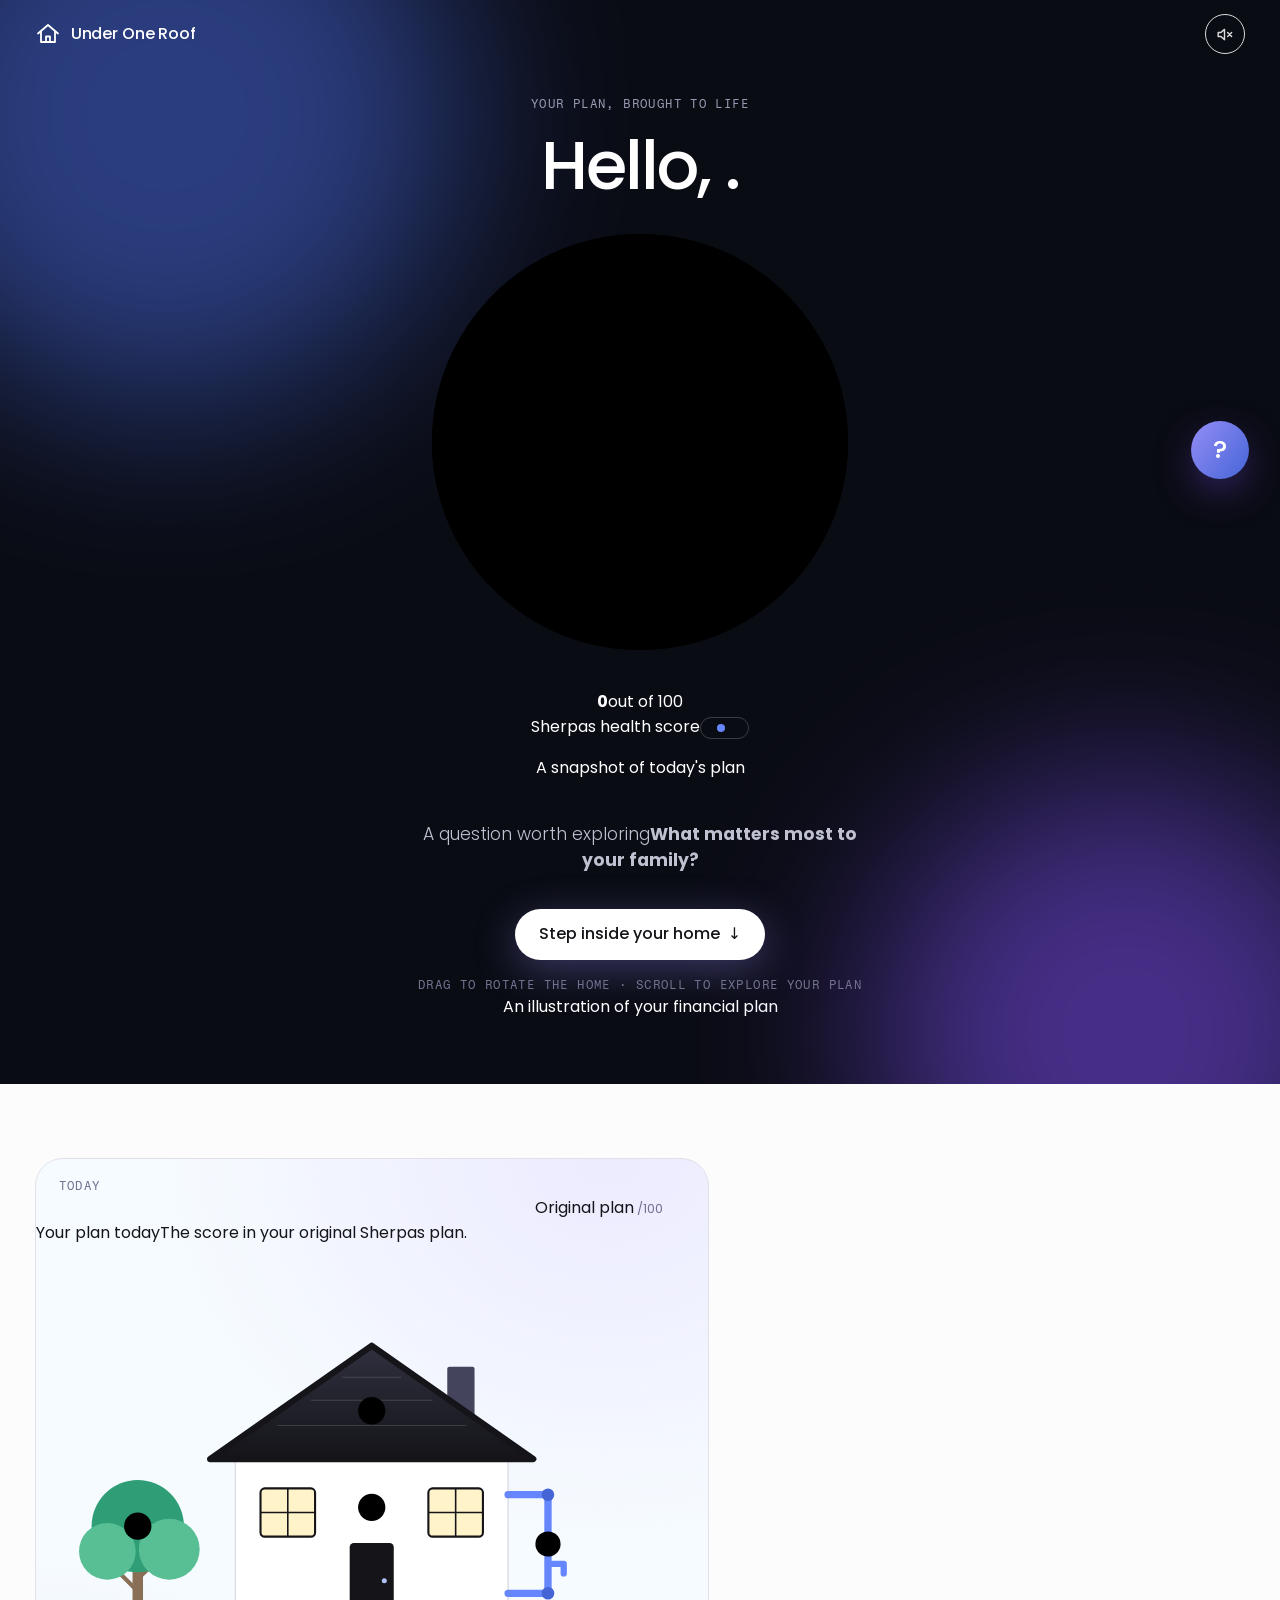
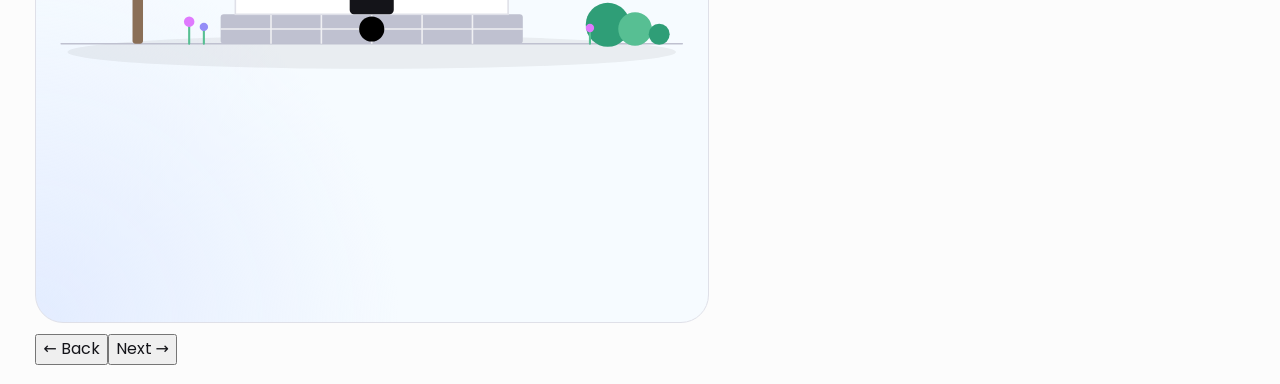
<file: src/finagent/stage_page.html>
<!doctype html>
<html lang="__LANG__">
<head>
<meta charset="utf-8">
<meta name="viewport" content="width=device-width, initial-scale=1">
<title>__CLIENT_NAME__ · Under One Roof</title>
<link rel="icon" href="data:image/svg+xml,%3Csvg xmlns='http://www.w3.org/2000/svg' viewBox='0 0 26 26' fill='none' stroke='%234565d6' stroke-width='2' stroke-linecap='round' stroke-linejoin='round'%3E%3Cpath d='M3 12.5 13 4l10 8.5M6 11v10h14V11M11 21v-5.5h4V21'/%3E%3C/svg%3E">
<link rel="preconnect" href="https://fonts.googleapis.com">
<link rel="preconnect" href="https://fonts.gstatic.com" crossorigin>
<link href="https://fonts.googleapis.com/css2?family=Fragment+Mono&family=Poppins:wght@300;400;500;600&display=swap" rel="stylesheet">
<style>
/* Palette, type and shapes taken from sherpaswealth.com: Poppins, Fragment Mono labels, near-black ink,
   one blue, a violet gradient for what matters, pill buttons, soft 20px cards. */
@property --lush { syntax: "<number>"; inherits: true; initial-value: 1; }
:root {
  --ink: #141419; --ink-2: #44445d; --ink-3: #717390; --ink-4: #9799b1;
  --line: #dfe0e8; --line-2: #f0f1f3; --paper: #fcfcfc; --mist: #f6fbff; --white: #fff;
  --night: #0a0c14; --night-2: #10131c;
  --blue: #4565d6; --blue-2: #6586fc; --blue-3: #afbff8; --violet: #948df7; --violet-2: #774be5; --pink: #df7afe;
  --solid: #4565d6; --cracked: #c9871f; --broken: #d6455d; --repaired: #774be5;
  --grad: linear-gradient(127deg, #948df7, #4565d6);
  --sans: "Poppins", system-ui, -apple-system, "Segoe UI", sans-serif;
  --mono: "Fragment Mono", ui-monospace, "SF Mono", Menlo, monospace;
  --chat-w: 400px;
}
* { box-sizing: border-box; }
html { scroll-behavior: smooth; }
body { margin: 0; font-family: var(--sans); color: var(--ink); background: var(--paper); line-height: 1.55;
  -webkit-font-smoothing: antialiased; overflow-x: hidden; }
button, input, select { font: inherit; color: inherit; }
button { cursor: pointer; }
:focus-visible { outline: 2px solid var(--blue-2); outline-offset: 3px; }
.mono { font-family: var(--mono); font-size: .72rem; letter-spacing: .12em; text-transform: uppercase; }
.pill { display: inline-flex; align-items: center; gap: .5rem; border-radius: 999px; padding: .8rem 1.5rem;
  border: 0; font-weight: 500; transition: transform .2s, box-shadow .2s, background .2s; }
.pill:hover { transform: translateY(-1px); }
.pill.primary { background: var(--white); color: var(--ink); box-shadow: 0 10px 40px rgba(148,141,247,.35); }
.pill.dark { background: var(--ink); color: var(--white); }
.pill.ghost { background: transparent; border: 1px solid var(--line); color: var(--ink-2); padding: .55rem 1.1rem; font-size: .88rem; }

/* ---------- top bar ---------- */
.bar { position: fixed; inset: 0 0 auto 0; z-index: 30; display: flex; align-items: center; gap: 1rem;
  padding: .9rem clamp(1rem, 3vw, 2.2rem); color: var(--white); transition: background .3s, color .3s, box-shadow .3s, right .35s; }
.bar.light { background: rgba(252,252,252,.82); backdrop-filter: blur(14px); color: var(--ink); box-shadow: 0 1px 0 var(--line); }
.brand { white-space: nowrap; display: flex; align-items: center; gap: .6rem; font-weight: 500; letter-spacing: -.01em; margin-right: auto; }
.brand svg { width: 26px; height: 26px; }
.bar select { background: transparent; border: 1px solid currentColor; border-radius: 999px; padding: .4rem .9rem;
  font-size: .85rem; opacity: .85; max-width: 46vw; }
.bar select option { color: var(--ink); }
.icon-btn { width: 40px; height: 40px; border-radius: 50%; border: 1px solid currentColor; background: transparent;
  display: grid; place-items: center; opacity: .85; flex: none; }
.icon-btn:hover { opacity: 1; }
.icon-btn svg { width: 19px; height: 19px; }
.sound .off { display: none; }
body.muted .sound .on { display: none; }
body.muted .sound .off { display: block; }

/* ---------- hero: the score ---------- */
.hero { position: relative; min-height: 100svh; display: grid; place-items: center; text-align: center;
  background: var(--night); color: var(--white); padding: 6rem 1.25rem 4rem; overflow: hidden; }
.hero::before, .hero::after { content: ""; position: absolute; border-radius: 50%; filter: blur(90px); opacity: .55; }
.hero::before { width: 46vw; height: 46vw; left: -10vw; top: -14vw; background: #4565d6; }
.hero::after { width: 40vw; height: 40vw; right: -8vw; bottom: -16vw; background: #774be5; }
.hero-in { position: relative; z-index: 1; max-width: 44rem; }
.hero h1 { font-weight: 500; font-size: clamp(2.3rem, 6vw, 4.2rem); line-height: 1.08; letter-spacing: -.03em; margin: 1rem 0 0; }
.hero h1 em { font-style: normal; background: linear-gradient(100deg, #afbff8, #df7afe); -webkit-background-clip: text; background-clip: text; color: transparent; }
.hero .lede { color: #bfc1d0; font-weight: 300; font-size: 1.08rem; margin: 1rem auto 0; max-width: 30rem; }
.band { display: inline-flex; align-items: center; gap: .5rem; border: 1px solid rgba(255,255,255,.2); border-radius: 999px;
  padding: .35rem .95rem; color: #dfe0e8; }
.band i { width: 8px; height: 8px; border-radius: 50%; background: var(--blue-2); }
.band[data-colour="green"] i { background: #4fd1a1; }
.band[data-colour="yellow"] i { background: #f0b849; }
.band[data-colour="red"] i { background: #f0647c; }
.hero .pill { margin-top: 2.2rem; }
.hero .hint { display: block; margin-top: 1.1rem; color: #717390; }

.opts { display: flex; flex-wrap: wrap; gap: .6rem 1rem; justify-content: center; margin-top: 1.5rem; }
.seg { display: inline-flex; align-items: center; gap: .15rem; padding: .25rem; border: 1px solid rgba(255,255,255,.16); border-radius: 999px; }
.seg span { color: #9799b1; padding: 0 .5rem 0 .8rem; }
.seg button { border: 0; background: none; color: #dfe0e8; border-radius: 999px; padding: .4rem .95rem; font-size: .88rem; }
.seg button.on { background: #fff; color: var(--ink); }

/* ---------- the journey ---------- */
main { transition: padding-right .35s; }
.journey { display: grid; grid-template-columns: minmax(0, 1.15fr) minmax(0, .85fr); gap: clamp(1rem, 3vw, 3rem);
  max-width: 1320px; margin: 0 auto; padding: 0 clamp(1rem, 3vw, 2.2rem); }
.stage { position: sticky; top: 0; height: 100svh; padding: 4.6rem 0 1.2rem; display: flex; flex-direction: column; min-width: 0; }
.scene { position: relative; flex: 1; min-height: 0; border-radius: 28px; border: 1px solid var(--line);
  background: radial-gradient(120% 90% at 85% 0%, #ecebff 0%, transparent 55%), radial-gradient(90% 80% at 0% 100%, #e3ecff 0%, transparent 60%), var(--mist);
  display: flex; flex-direction: column; overflow: hidden; }
.scene-top { display: flex; justify-content: space-between; align-items: flex-start; gap: 1rem; padding: 1.2rem 1.4rem 0; }
.when { color: var(--ink-3); }
.when b { display: block; font-family: var(--sans); font-weight: 500; font-size: clamp(1.15rem, 2.2vw, 1.6rem); letter-spacing: -.02em;
  text-transform: none; color: var(--ink); margin-top: .15rem; }
.score-chip { text-align: right; flex: none; }
.score-chip b { font-weight: 500; font-size: clamp(1.8rem, 3.4vw, 2.6rem); letter-spacing: -.03em; line-height: 1; }
.score-chip small { color: var(--ink-3); font-size: .8rem; }
.score-chip .delta { display: inline-block; margin-left: .4rem; padding: .1rem .5rem; border-radius: 999px; background: var(--grad);
  color: #fff; font-size: .78rem; font-weight: 500; vertical-align: middle; opacity: 0; transform: translateY(4px); transition: .4s; }
.score-chip .delta.show { opacity: 1; transform: none; }
#house { flex: 1; min-height: 0; width: 100%; --lush: 1; transition: --lush .7s; }
#house3d { flex: 1; min-height: 0; width: 100%; position: relative; }   /* the home in 3D: the default in full mode (?house=2d turns it off) */
#house3d canvas { position: absolute; inset: 0; width: 100%; height: 100%; display: block; }
.toast { position: absolute; left: 50%; bottom: 6.4rem; transform: translate(-50%, 8px); background: var(--ink); color: #fff;
  border-radius: 999px; padding: .45rem 1rem; font-size: .84rem; opacity: 0; transition: .35s; white-space: nowrap; pointer-events: none; max-width: 92%; overflow: hidden; text-overflow: ellipsis; }
.toast.show { opacity: 1; transform: translate(-50%, 0); }
.legend { display: flex; flex-wrap: wrap; gap: .4rem; padding: 0 1.1rem 1.1rem; justify-content: center; }
.legend button { display: inline-flex; align-items: center; gap: .45rem; border: 1px solid var(--line); background: rgba(255,255,255,.75);
  border-radius: 999px; padding: .3rem .75rem; font-size: .8rem; color: var(--ink-2); transition: .25s; }
.legend button i { width: 8px; height: 8px; border-radius: 50%; background: var(--c); }
.legend button.on { border-color: var(--ink); color: var(--ink); background: #fff; }
.legend button em { font-style: normal; color: var(--ink-4); }
[data-state="solid"] { --c: var(--solid); }
[data-state="cracked"] { --c: var(--cracked); }
[data-state="broken"] { --c: var(--broken); }
[data-state="repaired"] { --c: var(--repaired); }

/* the house */
.part { transition: opacity .45s; cursor: pointer; }
#house.focus .part:not(.on) { opacity: .28; }
.part .crk, .part .dmg { opacity: 0; transition: opacity .6s; }
.part[data-state="cracked"] .crk, .part[data-state="broken"] .crk, .part[data-state="broken"] .dmg { opacity: 1; }
.part .glow { opacity: 0; transition: opacity .8s; }
.part[data-state="repaired"] .glow { opacity: 1; }
.pin circle { fill: var(--c); transition: fill .5s; }
.pin text { fill: #fff; font: 600 13px var(--sans); text-anchor: middle; dominant-baseline: central; }
.pin { transition: transform .4s; transform-box: fill-box; transform-origin: center; }
.part.on .pin { transform: scale(1.25); }
.leaf { fill: color-mix(in srgb, #2f9e77 calc(var(--lush) * 100%), #c4b59d); transition: fill .7s; }
.leaf.b { fill: color-mix(in srgb, #57bf93 calc(var(--lush) * 100%), #d6cab6); }
.canopy { transform-box: fill-box; transform-origin: 50% 100%; transform: scale(calc(.72 + .28 * var(--lush))); transition: transform .7s; }
.bloom { opacity: var(--lush); transition: opacity .7s; }
.drop { animation: drip 1.5s infinite ease-in; }
.drop.d2 { animation-delay: .5s; } .drop.d3 { animation-delay: 1s; }
@keyframes drip { 0% { transform: translateY(0); opacity: 0; } 15% { opacity: 1; } 100% { transform: translateY(48px); opacity: 0; } }
.win { fill: #fff3c9; transition: fill .6s; }

/* chapters */
.chapters { padding: 12vh 0 30vh; min-width: 0; }
.chapter { min-height: 92vh; display: flex; align-items: center; scroll-margin-top: 4rem; }
.card { width: 100%; background: var(--white); border: 1px solid var(--line); border-radius: 22px; padding: clamp(1.2rem, 2.4vw, 2rem);
  box-shadow: 0 18px 50px -30px rgba(20,20,25,.25); opacity: .35; transform: translateY(14px) scale(.985); transition: opacity .45s, transform .45s; }
.chapter.on .card { opacity: 1; transform: none; }
.card .eyebrow { color: var(--ink-3); display: flex; align-items: center; gap: .5rem; flex-wrap: wrap; }
.card h2 { font-weight: 500; font-size: clamp(1.5rem, 2.6vw, 2.1rem); letter-spacing: -.025em; line-height: 1.15; margin: .5rem 0 .8rem; }
.card p { color: var(--ink-2); margin: .7rem 0 0; font-weight: 300; font-size: 1.02rem; }
.state { display: inline-flex; align-items: center; gap: .4rem; padding: .18rem .7rem; border-radius: 999px;
  color: var(--c); background: color-mix(in srgb, var(--c) 10%, #fff); font-size: .8rem; font-weight: 500; text-transform: capitalize; font-family: var(--sans); letter-spacing: 0; }
.state i { width: 7px; height: 7px; border-radius: 50%; background: var(--c); }
.meter { display: flex; align-items: center; gap: .8rem; margin: .2rem 0 .3rem; }
.meter b { font-weight: 500; font-size: 1.5rem; letter-spacing: -.02em; }
.meter b small { color: var(--ink-4); font-weight: 400; font-size: .95rem; }
.meter .track { flex: 1; height: 6px; border-radius: 3px; background: var(--line-2); overflow: hidden; }
.meter .track i { display: block; height: 100%; width: 0; border-radius: 3px; background: var(--c); transition: width 1s .2s cubic-bezier(.2,.7,.2,1); }
.chips { display: flex; flex-wrap: wrap; gap: .45rem; margin-top: .9rem; }
.chip { border: 1px solid var(--line); border-radius: 999px; padding: .28rem .8rem; font-size: .84rem; color: var(--ink-2); background: var(--paper); }
.chip b { font-weight: 500; color: var(--ink); }
.rows { margin: .9rem 0 0; padding: 0; list-style: none; border-top: 1px solid var(--line-2); }
.rows li { display: flex; justify-content: space-between; gap: 1rem; padding: .55rem 0; border-bottom: 1px solid var(--line-2); font-size: .93rem; color: var(--ink-2); }
.rows li b { font-weight: 500; color: var(--ink); text-align: right; }
.fromto { display: flex; align-items: baseline; gap: .8rem; margin-top: 1.1rem; }
.fromto b { font-weight: 500; font-size: 2.6rem; letter-spacing: -.03em; line-height: 1; }
.fromto .from { color: var(--ink-4); }
.fromto .to { background: var(--grad); -webkit-background-clip: text; background-clip: text; color: transparent; }
.fromto span { color: var(--ink-3); font-size: .85rem; }
.action { margin-top: .9rem; padding: .9rem 1rem; border-radius: 14px; background: var(--mist); border: 1px solid #e3ecff; color: var(--ink-2); font-size: .95rem; }
details.action { padding: .55rem 1rem; font-size: .85rem; }
details.action summary { cursor: pointer; color: var(--ink-2); font-size: .85rem; }
details.action[open] summary { margin-bottom: .4rem; }
.say { margin-top: 1.1rem; display: inline-flex; align-items: center; gap: .45rem; border: 0; background: none; padding: 0; color: var(--blue); font-size: .88rem; font-weight: 500; }
.say svg { width: 16px; height: 16px; }

/* the years */
.chapter.years { min-height: 340vh; align-items: flex-start; }
.chapter.years .card { position: sticky; top: 14vh; }
.year-now { display: flex; align-items: baseline; gap: .8rem; flex-wrap: wrap; }
.year-now b { font-weight: 500; font-size: 3rem; letter-spacing: -.04em; line-height: 1; }
.year-now span { color: var(--ink-3); font-size: .92rem; }
.chart { width: 100%; height: auto; margin-top: .8rem; display: block; }
.figs { display: grid; grid-template-columns: repeat(3, 1fr); gap: .6rem; margin-top: .6rem; }
.figs div { border: 1px solid var(--line-2); border-radius: 12px; padding: .55rem .7rem; min-width: 0; }
.figs span { display: block; color: var(--ink-3); font-size: .72rem; }
.figs b { font-weight: 500; font-size: .98rem; white-space: nowrap; }
.events { list-style: none; margin: .9rem 0 0; padding: 0; display: grid; gap: .3rem; }
.events li { display: flex; gap: .7rem; font-size: .88rem; color: var(--ink-4); transition: color .3s; }
.events li span { font-family: var(--mono); font-size: .76rem; width: 2.7rem; flex: none; padding-top: .12rem; }
.events li.past { color: var(--ink); }
.events li.warn.past { color: var(--broken); }
.note { margin-top: .9rem; font-size: .8rem; color: var(--ink-4); }

/* choose a step */
.steps { display: grid; gap: .55rem; margin-top: 1.1rem; }
.steps button { text-align: left; display: flex; justify-content: space-between; align-items: center; gap: 1rem; border: 1px solid var(--line);
  background: #fff; border-radius: 14px; padding: .8rem 1rem; transition: .2s; }
.steps button:hover { border-color: var(--ink); }
.steps button.chosen { border-color: transparent; background: var(--grad); color: #fff; }
.steps button small { display: block; color: var(--ink-3); font-size: .78rem; }
.steps button.chosen small { color: rgba(255,255,255,.8); }
.steps button b { font-weight: 500; }
.chosen-note { margin-top: .8rem; color: var(--repaired); font-size: .9rem; font-weight: 500; min-height: 1.4em; }

.worry, .due { margin-top: 1.2rem; padding: 1rem; border-radius: 16px; background: var(--mist); border: 1px solid #e3ecff; }
.worry b { display: block; font-weight: 500; font-size: 1.08rem; margin-top: .3rem; }
.worry form { display: flex; gap: .5rem; margin-top: .7rem; }
.worry input { flex: 1; min-width: 0; border: 1px solid var(--line); border-radius: 999px; padding: .6rem 1rem; background: #fff; }
.worry .pill { padding: .6rem 1.1rem; }
.worry .chips button { cursor: pointer; }
.card p.answer { color: var(--ink); font-weight: 400; }
.back { margin-top: 1.3rem; padding-top: 1.1rem; border-top: 1px solid var(--line-2); }
.back .pill { margin-top: .6rem; }
.due { margin-top: .7rem; font-size: .95rem; color: var(--ink-2); }
.due .row { display: flex; gap: .5rem; margin-top: .7rem; flex-wrap: wrap; }
.due .pill { padding: .5rem 1.1rem; font-size: .88rem; margin: 0; }
.first-move { margin-top: .9rem; padding: 1rem 1.1rem; border-radius: 16px; background: var(--mist); border: 1px solid #e3ecff; }
.first-move ol, .due ol { margin: .5rem 0 0 1.1rem; padding: 0; color: var(--ink); }
.first-move li, .due li { margin: .35rem 0; line-height: 1.45; }
.first-move .small, .due .small { margin-top: .6rem; font-size: .85rem; color: var(--ink-2); }
.due form { display: flex; gap: .5rem; margin-top: .6rem; }
.due input { flex: 1; min-width: 0; padding: .5rem .8rem; border-radius: 999px; border: 1px solid #d6e2ff; font: inherit; font-size: .9rem; }
.modal { position: fixed; inset: 0; z-index: 60; background: rgba(10,12,20,.55); backdrop-filter: blur(6px); display: none; place-items: center; padding: 1rem; }
.modal.open { display: grid; }
.sheet { position: relative; background: #fff; border-radius: 22px; max-width: 34rem; width: 100%; max-height: 86vh; overflow: auto; padding: 1.7rem; }
.sheet h3 { font-weight: 500; font-size: 1.45rem; margin: .3rem 0 .2rem; letter-spacing: -.02em; }
.sheet h4 { margin: 1.1rem 0 .3rem; font-family: var(--mono); font-size: .72rem; letter-spacing: .12em; text-transform: uppercase; color: var(--ink-3); font-weight: 400; }
.sheet ul { margin: 0; padding-left: 1.1rem; }
.sheet ul, .sheet p { color: var(--ink-2); font-size: .95rem; margin-top: 0; margin-bottom: 0; }
.sheet .icon-btn { position: absolute; top: 1rem; right: 1rem; color: var(--ink-2); }
body.simple { font-size: 112%; }
body.simple .card p { font-size: 1.2rem; font-weight: 400; }
body.simple .figs, body.simple .events, body.simple .note, body.simple .rows.own { display: none; }
body.simple .ask-fab { width: 76px; height: 76px; font-size: 2rem; }

.rail { display: flex; gap: 4px; padding: .7rem .2rem 0; }
.rail button { flex: 1; height: 4px; padding: 0; border: 0; border-radius: 2px; background: var(--line); transition: background .3s; position: relative; }
.rail button::after { content: ""; position: absolute; inset: -10px 0; }
.rail button.done { background: var(--blue-3); }
.rail button.on { background: var(--ink); }

/* ---------- ask ---------- */
.ask-fab { position: fixed; right: clamp(1rem, 2.4vw, 2rem); top: 50%; transform: translateY(-50%); z-index: 40; width: 58px; height: 58px; border-radius: 50%;
  border: 0; background: var(--grad); color: #fff; font-size: 1.6rem; font-weight: 500; box-shadow: 0 14px 40px -8px rgba(119,75,229,.6); transition: .3s; }
.ask-fab:hover { transform: translateY(-50%) scale(1.07); }
.ask-fab::after { content: "Ask anything"; position: absolute; right: 70px; top: 50%; transform: translateY(-50%); background: var(--ink); color: #fff;
  font-size: .8rem; font-weight: 400; padding: .35rem .8rem; border-radius: 999px; white-space: nowrap; opacity: 0; pointer-events: none; transition: .25s; }
.ask-fab:hover::after { opacity: 1; }
body.chat-open .ask-fab { opacity: 0; pointer-events: none; }
.chat { position: fixed; top: 0; right: 0; bottom: 0; width: var(--chat-w); max-width: 100vw; z-index: 50; background: var(--night-2); color: #fff;
  display: flex; flex-direction: column; transform: translateX(100%); transition: transform .35s cubic-bezier(.2,.7,.2,1); }
body.chat-open .chat { transform: none; box-shadow: -30px 0 80px -40px rgba(0,0,0,.5); }
.chat header { display: flex; align-items: center; gap: .6rem; padding: 1rem 1.1rem; border-bottom: 1px solid rgba(255,255,255,.08); }
.chat header div { margin-right: auto; }
.chat header b { font-weight: 500; display: block; }
.chat header span { color: #9799b1; }
.chat .icon-btn { border-color: rgba(255,255,255,.25); }
body:not(.muted) .chat .sound { background: #fff; color: var(--ink); border-color: #fff; }
.log { flex: 1; overflow-y: auto; padding: 1.1rem; display: flex; flex-direction: column; gap: .8rem; scroll-behavior: smooth; }
.msg { max-width: 88%; padding: .75rem 1rem; border-radius: 18px; font-size: .94rem; font-weight: 300; line-height: 1.5; white-space: pre-wrap; overflow-wrap: anywhere; }
.msg.me { align-self: flex-end; background: var(--grad); border-bottom-right-radius: 6px; font-weight: 400; }
.msg.bot { align-self: flex-start; background: rgba(255,255,255,.07); border: 1px solid rgba(255,255,255,.08); border-bottom-left-radius: 6px; }
.msg.info { align-self: center; text-align: center; color: #9799b1; font-size: .84rem; background: none; padding: .2rem; }
.msg .meta { display: flex; align-items: center; gap: .6rem; margin-top: .55rem; color: #9799b1; font-size: .74rem; font-weight: 400; }
.msg .meta button { border: 0; background: rgba(255,255,255,.1); color: #fff; border-radius: 999px; padding: .2rem .65rem; font-size: .74rem; }
.msg .meta button.playing { background: #fff; color: var(--ink); }
.dots i { display: inline-block; width: 6px; height: 6px; margin-right: 4px; border-radius: 50%; background: #9799b1; animation: blink 1.2s infinite; }
.dots i:nth-child(2) { animation-delay: .2s; } .dots i:nth-child(3) { animation-delay: .4s; }
@keyframes blink { 0%, 80%, 100% { opacity: .25; } 40% { opacity: 1; } }
.suggest { display: flex; flex-wrap: wrap; gap: .4rem; padding: 0 1.1rem .8rem; }
.suggest button { border: 1px solid rgba(255,255,255,.18); background: none; color: #dfe0e8; border-radius: 999px; padding: .35rem .8rem; font-size: .8rem; text-align: left; }
.suggest button:hover { border-color: #fff; }
.chat form { display: flex; gap: .5rem; padding: .9rem 1.1rem 1.1rem; border-top: 1px solid rgba(255,255,255,.08); }
.chat input { flex: 1; min-width: 0; background: rgba(255,255,255,.07); border: 1px solid rgba(255,255,255,.12); border-radius: 999px; padding: .7rem 1.1rem; color: #fff; }
.chat input::placeholder { color: #717390; }
.chat form button { width: 44px; height: 44px; border-radius: 50%; border: 0; display: grid; place-items: center; flex: none; }
.chat form button svg { width: 18px; height: 18px; }
.send { background: #fff; color: var(--ink); }
.mic { background: rgba(255,255,255,.1); color: #fff; touch-action: none; }
.mic.rec { background: var(--broken); animation: pulse 1s infinite; }
@keyframes pulse { 50% { box-shadow: 0 0 0 9px rgba(214,69,93,.25); } }
button:disabled { opacity: .45; cursor: default; }

/* ---------- doing the steps: the home heals and the score climbs ---------- */
.do-it { display: flex; align-items: center; flex-wrap: wrap; gap: .5rem .9rem; margin-top: 1.2rem; }
.do-it .small { color: var(--ink-3); font-size: .84rem; }
.done-btn { background: var(--ink); color: #fff; padding: .7rem 1.3rem; }
.done-btn.is-done { background: var(--grad); box-shadow: 0 10px 30px -10px rgba(119,75,229,.6); }
.progress { margin-top: 1.2rem; padding: 1rem 1.1rem; border-radius: 16px; background: var(--mist); border: 1px solid #e3ecff; }
.progress .row { display: flex; justify-content: space-between; align-items: center; gap: 1rem; }
.progress b { font-weight: 500; }
.progress .track { height: 8px; border-radius: 4px; background: var(--line-2); margin-top: .6rem; overflow: hidden; }
.progress .track i { display: block; height: 100%; width: 0; background: var(--grad); border-radius: 4px; transition: width .9s cubic-bezier(.2,.7,.2,1); }
.progress button { border: 0; background: none; color: var(--ink-3); font-size: .82rem; text-decoration: underline; padding: 0; }
.score-chip { position: relative; }
.score-chip b.bump { animation: bump .9s cubic-bezier(.2,.7,.2,1); display: inline-block; }
@keyframes bump { 30% { transform: scale(1.25); color: var(--violet-2); } }
.gain { position: absolute; right: 0; top: -.2rem; font-weight: 600; font-size: 1.4rem; color: var(--violet-2); pointer-events: none;
  animation: rise 1.8s ease-out forwards; text-shadow: 0 2px 12px rgba(255,255,255,.8); }
@keyframes rise { 0% { opacity: 0; transform: translateY(10px) scale(.8); } 20% { opacity: 1; transform: none; } 100% { opacity: 0; transform: translateY(-46px); } }
.part.heal { animation: heal 1.3s ease; transform-box: fill-box; transform-origin: 50% 100%; }
@keyframes heal { 35% { transform: scale(1.05); filter: drop-shadow(0 0 16px #948df7); } }

/* ---------- the home in 3D: a film behind the page (desktop) or above it (phone) ---------- */
body.h3d { background: var(--night); }
body.h3d #house3d { position: fixed; inset: 0; width: 100vw; height: 100svh; z-index: 0; flex: none; }
body.h3d #house { visibility: hidden; }
body.h3d .hero { background: linear-gradient(180deg, rgba(8,10,22,.55) 0%, rgba(8,10,22,.12) 42%, rgba(8,10,22,.06) 70%, rgba(8,10,22,.4) 100%); z-index: 6; pointer-events: none; }
body.h3d .hero button, body.h3d .hero .seg, body.h3d .hero a { pointer-events: auto; }
body.h3d .hero::before, body.h3d .hero::after { display: none; }
body.h3d .hero .mono:first-child { letter-spacing: .5em; color: #fff; text-shadow: 0 1px 12px rgba(0,0,0,.35); }
body.h3d .hero h1 { font-size: clamp(2.8rem, 8vw, 6rem); text-shadow: 0 4px 40px rgba(0,0,0,.35); }
body.h3d .hero .lede, body.h3d .hero .hint { color: #fff; text-shadow: 0 1px 14px rgba(0,0,0,.5); }
body.h3d .band { background: rgba(10,12,20,.3); backdrop-filter: blur(8px); }
body.h3d .seg { background: rgba(10,12,20,.3); backdrop-filter: blur(8px); }
body.h3d .scene { background: transparent; border-color: transparent; pointer-events: none; }
body.h3d .scene-top, body.h3d .legend, body.h3d .toast { position: relative; z-index: 1; pointer-events: auto; }
body.h3d .toast { position: absolute; }
body.h3d .scene-top > div { background: rgba(255,255,255,.78); backdrop-filter: blur(12px); border-radius: 16px; padding: .55rem .9rem; }
body.h3d .card { background: rgba(255,255,255,.9); backdrop-filter: blur(16px); border-color: rgba(255,255,255,.6); box-shadow: 0 30px 80px -30px rgba(10,12,20,.5); }
body.h3d .chapters { position: relative; z-index: 2; }
body.h3d .hero-in > * { animation: reveal 1.2s cubic-bezier(.2,.7,.2,1) both; }
body.h3d .hero-in > :nth-child(2) { animation-delay: .12s; } body.h3d .hero-in > :nth-child(3) { animation-delay: .3s; }
body.h3d .hero-in > :nth-child(4) { animation-delay: .45s; } body.h3d .hero-in > :nth-child(5) { animation-delay: .55s; }
body.h3d .hero-in > :nth-child(6) { animation-delay: .65s; } body.h3d .hero-in > :nth-child(n+7) { animation-delay: .8s; }
@keyframes reveal { from { opacity: 0; transform: translateY(26px); filter: blur(8px); } }
body.h3d .chapter:not(.on) .card { transform: translateX(34px) scale(.97); }
body.h3d .chapter .card { transition: opacity .6s, transform .7s cubic-bezier(.2,.7,.2,1); }
.done-btn:not(.is-done) { animation: invite 2.4s ease-in-out infinite; }
@keyframes invite { 50% { box-shadow: 0 0 0 8px rgba(148,141,247,.25); } }

@media (min-width: 1100px) {
  body.chat-open main { padding-right: var(--chat-w); }
  body.chat-open .bar { right: var(--chat-w); }
}
@media (max-width: 860px) {
  .journey { display: block; }
  .stage { height: 47svh; padding: 3.9rem 0 .4rem; z-index: 5; background: var(--paper); }
  .scene { border-radius: 20px; }
  .scene-top { padding: .7rem .9rem 0; }
  .legend { display: none; }
  .toast { bottom: .5rem; font-size: .78rem; }
  #house, #house3d { margin-bottom: 2.3rem; }
  .brand span { display: none; }
  .chapters { padding: 4vh 0 30vh; }
  .chapter { min-height: 62vh; align-items: flex-start; padding-top: 1rem; scroll-margin-top: 48svh; }
  .chapter.years { min-height: 300vh; }
  .chapter.years .card { top: calc(47svh + .6rem); }
  .chapter.years .events { display: none; }
  .year-now b { font-size: 2.2rem; }
  .ask-fab { top: auto; bottom: 1.1rem; transform: none; }
  .ask-fab:hover { transform: scale(1.05); }
  .ask-fab::after { display: none; }
  /* On a phone the chat is a sheet under the home, so the family sees the home turn to the part they ask about. */
  .chat { top: calc(47svh - .5rem); width: 100%; border-radius: 22px 22px 0 0; transform: translateY(100%); }
  body.chat-open .chat { transform: none; box-shadow: 0 -24px 60px -30px rgba(0,0,0,.45); }
  .chat header { padding: .7rem 1rem; }
  .log { padding: .8rem 1rem; }
  .chat form { padding: .7rem 1rem calc(.8rem + env(safe-area-inset-bottom)); }
  .suggest { flex-wrap: nowrap; overflow-x: auto; padding: 0 1rem .6rem; scrollbar-width: none; }
  .suggest button { flex: none; }
  body.h3d .stage { background: var(--night); }
  body.h3d .chapters { z-index: auto; }
}
@media (prefers-reduced-motion: reduce) {
  html { scroll-behavior: auto; }
  *, *::before, *::after { animation: none !important; transition-duration: .01s !important; }
}
__ARCHITECTURAL_CSS__
</style>
</head>
<body class="muted">

<div class="bar" id="bar">
  <div class="brand">
    <svg viewBox="0 0 26 26" fill="none" stroke="currentColor" stroke-width="1.8" stroke-linecap="round" stroke-linejoin="round"><path d="M3 12.5 13 4l10 8.5"/><path d="M6 11v10h14V11"/><path d="M11 21v-5.5h4V21"/></svg>
    <span>Under One Roof</span>
  </div>
  <select id="family" hidden aria-label="Family"></select>
  <button class="icon-btn sound" data-sound aria-label="Voice on or off" title="Voice on / off">
    <svg class="on" viewBox="0 0 24 24" fill="none" stroke="currentColor" stroke-width="1.8" stroke-linecap="round" stroke-linejoin="round"><path d="M4 9.5v5h3.5L12 18.5v-13L7.5 9.5z"/><path d="M15.5 9a4.2 4.2 0 0 1 0 6"/><path d="M18 6.5a7.8 7.8 0 0 1 0 11"/></svg>
    <svg class="off" viewBox="0 0 24 24" fill="none" stroke="currentColor" stroke-width="1.8" stroke-linecap="round" stroke-linejoin="round"><path d="M4 9.5v5h3.5L12 18.5v-13L7.5 9.5z"/><path d="m16 9.5 5 5m0-5-5 5"/></svg>
  </button>
</div>

<main>
  <section class="hero" id="hero">
    <div class="hero-in">
      <div class="mono" style="color:#9799b1">Your plan, brought to life</div>
      <h1>Hello, <em id="heroName"></em>.</h1>
      <div class="hero-score-card" role="group" aria-label="Your Sherpas financial health score"><div class="hero-score-dial">
        <svg viewBox="0 0 120 120" aria-hidden="true"><defs><linearGradient id="ringGrad" x1="0" y1="0" x2="1" y2="1"><stop offset="0" stop-color="#afbff8"/><stop offset=".55" stop-color="#948df7"/><stop offset="1" stop-color="#df7afe"/></linearGradient></defs>
          <circle class="track" cx="60" cy="60" r="52"/><circle class="value" id="ringValue" cx="60" cy="60" r="52" stroke-dasharray="326.7" stroke-dashoffset="326.7"/></svg>
        <div class="hero-score-number"><b id="heroScore">0</b><span>out of 100</span></div>
      </div><div class="hero-score-copy"><span class="hero-score-kicker">Sherpas health score</span><div class="band" id="heroBand"><i></i><span></span></div><p>A snapshot of today's plan</p></div></div>
      <div class="opts" id="opts"></div>
      <p class="lede"><span class="hero-question-label">A question worth exploring</span><strong id="heroQuestion">What matters most to your family?</strong><span class="hero-plan-fact" id="heroPlanFact" hidden></span></p>
      <button class="pill primary" id="enter">Step inside your home <span aria-hidden="true">↓</span></button>
      <span class="mono hint">Drag to rotate the home · scroll to explore your plan</span>
    </div>
    <div class="hero-visual" id="heroViewport" aria-label="Your plan's home and landscape"></div>
    <span class="illustration-note">An illustration of your financial plan</span>
  </section>

  <div class="journey" id="journey">
    <div class="stage">
      <div class="scene">
        <div class="scene-top">
          <div class="when mono"><span id="whenTag">Today</span><b id="whenTitle"></b></div>
          <div class="score-chip"><span class="score-label" id="scoreLabel">Original plan</span><b id="chipScore"></b><small id="scoreDenominator"> /100</small><span class="delta" id="chipDelta"></span></div>
        </div>
        <div class="scenario-caption" aria-live="polite"><span class="scenario-state" id="scenarioState">Your plan today</span><span id="scenarioDetail">The score in your original Sherpas plan.</span></div>
        <div class="home-viewport" id="sceneViewport"><svg id="house" viewBox="0 0 640 430" role="img" aria-label="Your plan drawn as a home">
          <defs>
            <linearGradient id="gRep" x1="0" y1="0" x2="1" y2="1"><stop offset="0" stop-color="#948df7"/><stop offset="1" stop-color="#4565d6"/></linearGradient>
            <linearGradient id="gRoof" x1="0" y1="0" x2="0" y2="1"><stop offset="0" stop-color="#30303f"/><stop offset="1" stop-color="#141419"/></linearGradient>
            <filter id="soft" x="-20%" y="-20%" width="140%" height="140%"><feGaussianBlur stdDeviation="7"/></filter>
          </defs>
          <ellipse cx="320" cy="388" rx="290" ry="16" fill="#141419" opacity=".06"/>
          <line x1="24" y1="380" x2="616" y2="380" stroke="#bfc1d0" stroke-width="1.5" stroke-linecap="round"/>

          <g class="part" id="p-garden" data-part="garden">
            <rect x="24" y="250" width="140" height="130" fill="transparent"/><rect x="514" y="320" width="104" height="60" fill="transparent"/>
            <circle class="glow" cx="97" cy="282" r="62" fill="url(#gRep)" opacity=".25" filter="url(#soft)"/>
            <rect x="92" y="300" width="10" height="80" rx="3" fill="#8a6f57"/>
            <path d="M97 330 l-16 -16 M97 318 l15 -14" stroke="#8a6f57" stroke-width="4" stroke-linecap="round"/>
            <g class="canopy"><circle class="leaf" cx="97" cy="268" r="44"/><circle class="leaf b" cx="68" cy="292" r="27"/><circle class="leaf b" cx="127" cy="290" r="29"/></g>
            <g class="canopy"><circle class="leaf" cx="545" cy="362" r="21"/><circle class="leaf b" cx="571" cy="366" r="16"/><circle class="leaf" cx="594" cy="371" r="10"/></g>
            <g class="bloom"><path d="M146 380v-18M160 380v-13M528 380v-12" stroke="#57bf93" stroke-width="2" stroke-linecap="round"/>
              <circle cx="146" cy="359" r="5" fill="#df7afe"/><circle cx="160" cy="364" r="4" fill="#948df7"/><circle cx="528" cy="365" r="4" fill="#df7afe"/></g>
            <g class="crk"><path d="M40 380 q6 -10 2 -18 M52 380 q-2 -8 4 -13" stroke="#b9a58a" stroke-width="2" fill="none" stroke-linecap="round"/></g>
            <g class="dmg"><path d="M60 300 l-8 10 M132 262 l9 8 M112 316 l8 9" stroke="#b9a58a" stroke-width="3" stroke-linecap="round"/></g>
            <g class="pin"><circle cx="97" cy="268" r="13"/><text x="97" y="268"></text></g>
          </g>

          <g class="part" id="p-foundations" data-part="foundations">
            <rect class="glow" x="170" y="346" width="300" height="40" rx="8" fill="url(#gRep)" opacity=".4" filter="url(#soft)"/>
            <rect x="176" y="352" width="288" height="28" rx="3" fill="#bfc1d0"/>
            <path d="M224 352v28M272 352v28M320 352v28M368 352v28M416 352v28M176 366h288" stroke="#fcfcfc" stroke-width="1.5" opacity=".8"/>
            <g class="crk"><path d="M252 352 l6 9 -6 7 7 12" stroke="#44445d" stroke-width="2" fill="none" stroke-linecap="round" stroke-linejoin="round"/></g>
            <g class="dmg"><path d="M372 352 h40 l-6 10 8 8 -4 10 h-34 l5 -9 -9 -8z" fill="#f6fbff" stroke="#44445d" stroke-width="1.5" stroke-linejoin="round"/>
              <path d="M196 380 l8 -11 -5 -8 6 -9" stroke="#44445d" stroke-width="2" fill="none" stroke-linecap="round"/></g>
            <g class="pin"><circle cx="320" cy="366" r="12"/><text x="320" y="366"></text></g>
          </g>

          <g class="part" id="p-walls" data-part="walls">
            <rect class="glow" x="182" y="192" width="276" height="168" rx="10" fill="url(#gRep)" opacity=".35" filter="url(#soft)"/>
            <rect x="190" y="200" width="260" height="152" fill="#fff" stroke="#dfe0e8" stroke-width="1.5"/>
            <rect class="win" x="214" y="232" width="52" height="46" rx="4" stroke="#141419" stroke-width="2"/><path d="M240 232v46M214 255h52" stroke="#141419" stroke-width="1.5"/>
            <rect class="win" x="374" y="232" width="52" height="46" rx="4" stroke="#141419" stroke-width="2"/><path d="M400 232v46M374 255h52" stroke="#141419" stroke-width="1.5"/>
            <rect x="299" y="284" width="42" height="68" rx="4" fill="#141419"/><circle cx="332" cy="320" r="2.4" fill="#afbff8"/>
            <g class="crk"><path d="M424 204 l-9 22 M418 290 l8 16 -7 14 9 24" stroke="#44445d" stroke-width="2" fill="none" stroke-linecap="round" stroke-linejoin="round"/></g>
            <g class="dmg"><path d="M200 296 l14 12 -7 15 12 24" stroke="#44445d" stroke-width="2.4" fill="none" stroke-linecap="round" stroke-linejoin="round"/>
              <path d="M270 206 h34 v11 h-17 v11 h-17z" fill="#e9c9bd" stroke="#b98a78" stroke-width="1"/></g>
            <g class="pin"><circle cx="320" cy="250" r="13"/><text x="320" y="250"></text></g>
          </g>

          <g class="part" id="p-roof" data-part="roof">
            <path class="glow" d="M150 214 320 86 490 214z" fill="url(#gRep)" opacity=".4" filter="url(#soft)"/>
            <rect x="392" y="116" width="26" height="56" rx="2" fill="#44445d"/>
            <path d="M166 204 320 96 474 204z" fill="url(#gRoof)" stroke="#141419" stroke-width="6" stroke-linejoin="round"/>
            <path d="M230 172h180M262 148h116M292 126h56" stroke="#fff" stroke-width="1" opacity=".14"/>
            <g class="crk"><path d="M236 192 l14 -20 -8 -12 15 -18" stroke="#fcfcfc" stroke-width="2" fill="none" stroke-linecap="round" stroke-linejoin="round" opacity=".85"/></g>
            <g class="dmg"><path d="M352 180 368 152 392 164 386 190 362 194z" fill="#f6fbff" stroke="#fcfcfc" stroke-width="1.5" stroke-linejoin="round"/>
              <path d="M360 186 l10 -16 M374 190 l8 -14" stroke="#8a6f57" stroke-width="2.5" stroke-linecap="round"/></g>
            <g class="pin"><circle cx="320" cy="158" r="13"/><text x="320" y="158"></text></g>
          </g>

          <g class="part" id="p-plumbing" data-part="plumbing">
            <rect x="452" y="226" width="62" height="130" fill="transparent"/>
            <path class="glow" d="M450 332H488V238H450" stroke="url(#gRep)" stroke-width="20" fill="none" opacity=".4" filter="url(#soft)" stroke-linecap="round"/>
            <path d="M450 332H488V238H450" stroke="#6586fc" stroke-width="7" fill="none" stroke-linecap="round" stroke-linejoin="round"/>
            <path d="M488 304h15v9" stroke="#6586fc" stroke-width="6" fill="none" stroke-linecap="round" stroke-linejoin="round"/>
            <circle cx="488" cy="238" r="6" fill="#4565d6"/><circle cx="488" cy="332" r="6" fill="#4565d6"/>
            <g class="crk"><circle class="drop" cx="503" cy="320" r="3" fill="#6586fc"/></g>
            <g class="dmg"><circle class="drop d2" cx="503" cy="320" r="3.5" fill="#6586fc"/><circle class="drop d3" cx="488" cy="270" r="3" fill="#6586fc"/>
              <path d="M483 266 l10 6 M483 274 l10 -6" stroke="#141419" stroke-width="2" stroke-linecap="round"/><ellipse cx="500" cy="380" rx="16" ry="3" fill="#6586fc" opacity=".45"/></g>
            <g class="pin"><circle cx="488" cy="285" r="12"/><text x="488" y="285"></text></g>
          </g>
        </svg>
        <div id="house3d" hidden><div class="home-actions" id="homeActions"></div></div>
        </div>
        <div class="toast" id="toast"></div>
        <div class="legend" id="legend"></div>
      </div>
      <div class="rail" id="rail"></div>
      <nav class="journey-nav" aria-label="Plan chapters"><button id="chapterBack" type="button">← Back</button><span id="journeyProgress" aria-live="polite"></span><button id="chapterNext" type="button">Next →</button></nav>
    </div>
    <div class="chapters" id="chapters"></div>
  </div>
</main>

<button class="ask-fab" id="askFab" aria-label="Ask anything about your plan">?</button>

<aside class="chat" id="chat" aria-label="Questions about your plan">
  <header>
    <div><b>Ask about your plan</b><span class="mono" id="chatSub">Only your plan's figures</span></div>
    <button class="icon-btn sound" data-sound aria-label="Voice on or off" title="Stop the voice / turn it back on">
      <svg class="on" viewBox="0 0 24 24" fill="none" stroke="currentColor" stroke-width="1.8" stroke-linecap="round" stroke-linejoin="round"><path d="M4 9.5v5h3.5L12 18.5v-13L7.5 9.5z"/><path d="M15.5 9a4.2 4.2 0 0 1 0 6"/><path d="M18 6.5a7.8 7.8 0 0 1 0 11"/></svg>
      <svg class="off" viewBox="0 0 24 24" fill="none" stroke="currentColor" stroke-width="1.8" stroke-linecap="round" stroke-linejoin="round"><path d="M4 9.5v5h3.5L12 18.5v-13L7.5 9.5z"/><path d="m16 9.5 5 5m0-5-5 5"/></svg>
    </button>
    <button class="icon-btn" id="chatClose" aria-label="Close the chat"><svg viewBox="0 0 24 24" fill="none" stroke="currentColor" stroke-width="1.8" stroke-linecap="round"><path d="m6 6 12 12M18 6 6 18"/></svg></button>
  </header>
  <div class="log" id="log" aria-live="polite"></div>
  <div class="suggest" id="suggest"></div>
  <form id="askForm">
    <button type="button" class="mic" id="mic" aria-label="Tap to talk" title="Tap to talk"><svg viewBox="0 0 24 24" fill="none" stroke="currentColor" stroke-width="1.8" stroke-linecap="round" stroke-linejoin="round"><rect x="9" y="3.5" width="6" height="11" rx="3"/><path d="M5.5 11.5a6.5 6.5 0 0 0 13 0M12 18v3"/></svg></button>
    <input id="question" placeholder="Why does my garden dry up?" autocomplete="off" maxlength="400">
    <button class="send" aria-label="Send"><svg viewBox="0 0 24 24" fill="none" stroke="currentColor" stroke-width="2" stroke-linecap="round" stroke-linejoin="round"><path d="M5 12h14M13 6l6 6-6 6"/></svg></button>
  </form>
</aside>

<div class="modal" id="modal"><div class="sheet" id="sheet" role="dialog" aria-label="What your advisor receives"></div></div>

<script id="presentation" type="application/json">__PRESENTATION_JSON__</script>
<script>
__PLAN_STATE_JS__
"use strict";
const $ = (id) => document.getElementById(id);
const el = (tag, cls, html) => { const n = document.createElement(tag); if (cls) n.className = cls; if (html != null) n.innerHTML = html; return n; };
const esc = (s) => String(s).replace(/[&<>"']/g, (c) => ({ "&": "&amp;", "<": "&lt;", ">": "&gt;", '"': "&quot;", "'": "&#39;" }[c]));
const usd = new Intl.NumberFormat("en-US", { style: "currency", currency: "USD", maximumFractionDigits: 0 });
const PARTS = ["roof", "walls", "plumbing", "foundations", "garden"];
// A step in the family's words (brain's plain_title); Sherpas' own wording stays folded away for experts.
const stepName = (s) => s.visual.data.plain_title || s.title;
const EFFORT = { low: "Quick to do", medium: "Some work", high: "More work" };
const effortWords = (e) => EFFORT[e] || `${e} effort`;
const PART_OF = { roof: "Protection", walls: "Debt", plumbing: "Cash flow", foundations: "Emergency fund", garden: "Investments" };
const GLYPH = { solid: "✓", cracked: "!", broken: "✕", repaired: "✓" };
const SPEAKER = '<svg viewBox="0 0 24 24" fill="none" stroke="currentColor" stroke-width="1.8" stroke-linecap="round" stroke-linejoin="round"><path d="M4 9.5v5h3.5L12 18.5v-13L7.5 9.5z"/><path d="M15.5 9a4.2 4.2 0 0 1 0 6"/></svg>';

let P = JSON.parse($("presentation").textContent);
let chapters = [], active = -1, yearIndex = 0, entered = false, askFocus = null, askFocusTimer = 0;
let baseStates = {}, moves = [], timeline = null, chosenStep = null, person = null;
const doneSteps = new Set();   // the steps the family marked "I've done this" (kept in this browser)
let shownScore = null, previewStep = null;
let pickedStep = null, homeAnchors = {};   // the step opened by tapping its mark on the 3D home, and where the marks are
const store = {
  get(key) { try { return localStorage.getItem(key); } catch (e) { return null; } },
  set(key, value) { try { if (value == null) localStorage.removeItem(key); else localStorage.setItem(key, value); } catch (e) { /* private window */ } },
};
// A page made by `finagent.run --all` lives in families/<family>/<mode>/ and knows both from its address.
const WHERE = location.pathname.match(/^(.*\/)families\/([^/]+)\/(complete|simple)\/(?:index\.html)?$/);
const SITE = WHERE ? WHERE[1] : location.pathname.replace(/[^/]*$/, "");
let MODE = WHERE ? WHERE[3] : "complete";

/* ================= voice ================= */
const player = new Audio();
let soundOn = false, playingButton = null, narrationTimer = 0;
try { soundOn = localStorage.getItem("uor-sound") !== "off"; } catch (e) { soundOn = true; }
function showSound() { document.body.classList.toggle("muted", !soundOn); }
function stopVoice() {
  player.pause(); player.removeAttribute("src");
  if (playingButton) { playingButton.classList.remove("playing"); playingButton = null; }
}
function play(src, button) {
  stopVoice();
  if (!soundOn || !src) return;
  if (spanish && spanishHere()) src = spanish.audioFor(src);
  player.src = src;
  playingButton = button || null;
  if (button) button.classList.add("playing");
  player.play().catch(() => stopVoice());
}
player.addEventListener("ended", stopVoice);
player.addEventListener("error", stopVoice);
// The home's background sound (rain, birds, the "done" chime), far below the voice: web/house_sound.js.
let houseSound = null;
import(SITE + "web/house_sound.js").then(({ create }) => {   // served by the backend; opened as a file there is none
  houseSound = create({ voice: player, enabled: soundOn });
  houseSound.setWeather(healthOf(achieved()));
}).catch(() => {});
// The home explained to the children, by name and with no figures (GET /kids-note, src/finagent/kids_note.py).
async function offerKidsNote(opts, people) {
  const kids = people.filter((p) => p.role === "child").map((p) => p.first_name);
  if (!kids.length || opts.querySelector(".kids-note")) return;
  await Promise.resolve();   // build() runs before the page starts looking for the backend (api.ready)
  if (!(await api.ready) || !api.family || opts.querySelector(".kids-note")) return;
  const names = kids.length === 1 ? kids[0] : `${kids.slice(0, -1).join(", ")} and ${kids[kids.length - 1]}`;
  const box = el("div", "seg kids-note", '<span class="mono">For the children</span>');
  const b = el("button", ""); b.textContent = `Explain it to ${names}`;
  b.addEventListener("click", () => {
    entered = true;
    if (!soundOn) { soundOn = true; showSound(); }
    if (playingButton === b) { stopVoice(); return; }
    play(`${api.base}/kids-note/${encodeURIComponent(api.family)}.mp3`, b);
  });
  box.append(b);
  opts.append(box);
}

// The chosen step in the family's own calendar: tomorrow, and the day-3 check-in (GET /calendar/{session}.ics).
// A plain link: an iPhone opens it with "Add to Calendar", a computer downloads the file.
function addToCalendar() {
  const box = $("firstMove");
  if (!api.session || !box || box.querySelector(".calendar-link")) return;
  const tomorrow = new Date(Date.now() + 864e5), pad = (n) => String(n).padStart(2, "0");
  const day = `${tomorrow.getFullYear()}-${pad(tomorrow.getMonth() + 1)}-${pad(tomorrow.getDate())}`;
  const link = el("a", "pill dark calendar-link", "Add to my calendar");
  link.href = `${api.base}/calendar/${encodeURIComponent(api.session)}.ics?day=${day}&mode=${MODE}`;
  link.style.marginTop = ".8rem";
  box.append(link);
}

// A voice note for the other half of a couple, offered once a first step is chosen (web/partner_share.js).
const partnerShare = import(SITE + "web/partner_share.js").catch(() => null);
async function offerPartnerNote() {
  const share = await partnerShare;
  if (share && api.session) share.offer({ base: api.base, session: api.session, person, people: scene("intro").visual.data.people || [], after: $("firstMove") });
}
// Listen in Spanish: a second audio track with its text under each narration (web/spanish.js, src/finagent/spanish.py).
let spanish = null;
const spanishHere = () => !WHERE || (WHERE[2] === api.family && WHERE[3] === MODE);   // this page's own track only
const spanishReady = import(SITE + "web/spanish.js")
  .then(({ create }) => create({ scenes: () => P.scenes, onChange: (on) => { if (styles) styles.pause(on); stopVoice(); narrate(active, 0); } }))
  .then((made) => (spanish = made)).catch(() => null);
// Another way of explaining the same scenes ("numbers first"): a second track of words and voice, and each adult
// keeps their own choice (web/styles.js, src/finagent/styles.py). In English only: Spanish holds the story.
let styles = null;
// The way of explaining on the page now, for the answers to follow it (null: this page has one way only).
const styleNow = () => (styles ? styles.current : null);
const styleLabel = (name) => ((styles && styles.list.find((s) => s.name === name)) || { label: name }).label.toLowerCase();
const stylesReady = import(SITE + "web/styles.js")
  .then(({ create }) => create({ scenes: () => P.scenes, household: () => P.client_name, onChange: () => { stopVoice(); narrate(active, 0); } }))
  .then((made) => (styles = made)).catch(() => null);
// Captions: each word of the narration lights up as the voice says it (web/captions.js).
import(SITE + "web/captions.js").then(({ create }) => create({ voice: player, scenes: P.scenes })).catch(() => {});
document.querySelectorAll("[data-sound]").forEach((b) => b.addEventListener("click", () => {
  soundOn = !soundOn;
  try { localStorage.setItem("uor-sound", soundOn ? "on" : "off"); } catch (e) { /* private window */ }
  showSound();
  if (houseSound) houseSound.setEnabled(soundOn);
  if (!soundOn) stopVoice(); else narrate(active, 0);
}));
function narrate(index, wait = 700) {
  clearTimeout(narrationTimer);
  const chapter = chapters[index];
  if (!entered || !chapter || !chapter.scene || !chapter.scene.audio_path) return;
  narrationTimer = setTimeout(() => { if (active === index) play(chapter.scene.audio_path); }, wait);
}

/* ================= build the page from the presentation ================= */
const fact = (id) => P.facts.find((f) => f.id === id);
const scene = (id) => P.scenes.find((s) => s.id === id);

function build() {
  const intro = scene("intro"), data = intro.visual.data;
  baseStates = data.house || {};
  moves = P.scenes.filter((s) => s.id.startsWith("move_"));
  const line = scene("timeline");
  timeline = line ? line.visual.data : null;
  chosenStep = null;

  document.title = `${P.client_name} · Under One Roof`;
  $("heroName").textContent = P.client_name;
  $("heroQuestion").textContent = data.worries?.[0] || "What matters most to your family?";
  const runsOut = timeline?.events?.find((event) => event.kind === "savings_run_out" && Number.isFinite(event.age));
  $("heroPlanFact").hidden = !runsOut;
  $("heroPlanFact").textContent = runsOut ? `On today's plan, savings run out at age ${runsOut.age}.` : "";
  $("heroBand").dataset.colour = data.colour || "";
  $("heroBand").querySelector("span").textContent = data.band;
  const score = Number(fact("score").value);
  $("heroScore").textContent = score;
  requestAnimationFrame(() => { $("ringValue").style.strokeDashoffset = 326.7 * (1 - score / 100); });

  document.body.classList.toggle("simple", MODE === "simple");
  doneSteps.clear();
  previewStep = null;
  shownScore = null;
  (store.get("uor-done-" + P.client_name) || "").split(",").filter((id) => moves.some((s) => s.id === id)).forEach((id) => doneSteps.add(id));
  const adults = (data.people || []).filter((p) => p.role !== "child");
  person = adults.length > 1 ? store.get("uor-person-" + P.client_name) : null;
  if (person && !adults.some((p) => p.first_name === person)) person = null;
  const opts = $("opts");
  opts.innerHTML = "";
  const segment = (label, items, current, pick) => {
    const box = el("div", "seg", `<span class="mono">${label}</span>`);
    box.dataset.seg = label;
    items.forEach(([value, text]) => {
      const b = el("button", value === current ? "on" : ""); b.textContent = text;
      b.addEventListener("click", () => { [...box.querySelectorAll("button")].forEach((x) => x.classList.toggle("on", x === b)); pick(value); });
      box.append(b);
    });
    opts.append(box);
    return box;
  };
  if (adults.length > 1) segment("I am", adults.map((p) => [p.first_name, p.first_name]), person, (name) => { person = name; store.set("uor-person-" + P.client_name, name); if (styles) styles.forPerson(name); });
  const guide = segment("Guide me", [["simple", "Simply"], ["complete", "In full"]], MODE, (mode) => { if (mode !== MODE) switchTo(api.family, mode); });
  offerKidsNote(opts, data.people || []);
  spanishReady.then((made) => { if (made && spanishHere()) { made.mount(opts); if (styles) styles.pause(made.on); } });
  stylesReady.then((made) => { if (made && spanishHere()) { made.mount(opts, guide); made.pause(Boolean(spanish && spanish.on)); made.forPerson(person); } });

  chapters = [];
  const root = $("chapters");
  root.innerHTML = "";

  // 1. the home today
  const people = (data.people || []).map((p) => `<span class="chip"><b>${esc(p.first_name)}</b> ${esc(p.age)}</span>`).join("");
  const home = data.home || {};
  const living = home.kind === "owned" ? `<span class="chip">Home you own</span>` : home.kind === "rented" ? `<span class="chip">Home you rent</span>` : "";
  const cars = (home.cars || []).map((c) => `<span class="chip">${esc(c)}</span>`).join("");
  const weak = PARTS.filter((p) => baseStates[p] && baseStates[p] !== "solid");
  add({ id: "today", tag: "Today", title: "Your home today", scene: intro, html: `
    <div class="eyebrow mono">Today · who lives here</div>
    <h2>This is your home, ${esc(P.client_name)}.</h2>
    <div class="chips">${people}</div>
    <p>${esc(intro.narration)}</p>
    <details class="overview-details"><summary>See all five parts of your plan</summary><div class="chips">${living}${cars}</div><ul class="rows">${PARTS.filter((p) => baseStates[p]).map((p) => `<li><span>The ${p} · ${PART_OF[p]}</span><b><span class="state" data-state="${baseStates[p]}"><i></i>${baseStates[p]}</span></b></li>`).join("")}</ul></details>
    <div class="worry" id="worryBox" hidden><div class="eyebrow mono">Before we walk through it</div>
      <b>What worries you most about money?</b>
      <form id="worryForm"><input id="worryText" placeholder="In your own words" maxlength="300" autocomplete="off"><button class="pill dark">Tell us</button></form>
      <div class="chips" id="worryChips">${((data.worries || []).length ? data.worries : ["Retiring with enough", "An emergency", "Our debts", "The children's future"]).map((w) => `<button type="button" class="chip">${esc(w)}</button>`).join("")}</div>
      <p class="answer" id="worryAnswer" hidden></p></div>
    <p class="note">${weak.length ? "Keep scrolling: we walk through each part, then through the years, then through the repairs." : "Every part stands. Keep scrolling to see how it holds through the years."}</p>` });

  // 2. a walk through the five parts
  P.scenes.filter((s) => s.id.startsWith("pillar_")).forEach((s) => {
    const d = s.visual.data, f = fact(d.fact_id), max = Number(String(f.unit).replace("/", "")) || 100;
    add({ id: s.id, tag: "Today", title: `The ${d.house_part}`, part: d.house_part, scene: s, html: `
      <div class="eyebrow mono">The ${esc(d.house_part)} <span class="state" data-state="${esc(d.state)}"><i></i>${esc(d.state)}</span></div>
      <h2>${esc(s.title)}</h2>
      <div class="meter" data-state="${esc(d.state)}"><b>${esc(f.value)}<small> ${esc(f.unit)}</small></b><div class="track"><i data-w="${Math.round(100 * f.value / max)}"></i></div></div>
      <p>${esc(s.narration)}</p>` });
  });

  // 3. each adult's own part (couples)
  P.scenes.filter((s) => s.id.startsWith("person_")).forEach((s) => {
    const d = s.visual.data, rows = [];
    if (d.salary) rows.push(["Salary, a year", usd.format(d.salary)]);
    (d.accounts || []).forEach((a) => rows.push([a.name, usd.format(a.balance)]));
    (d.debts || []).forEach((x) => rows.push([`${x.name} · ${x.rate_percent}%`, usd.format(x.balance)]));
    if (d.life_cover != null) rows.push(["Life insurance", usd.format(d.life_cover)]);
    if (d.life_shortfall) rows.push(["Short of the recommended minimum", usd.format(d.life_shortfall)]);
    add({ id: s.id, tag: "Today", title: s.title, scene: s, html: `
      <div class="eyebrow mono">In ${esc(d.person)}'s name</div><h2>${esc(s.title)}</h2>
      <ul class="rows own">${rows.map((r) => `<li><span>${esc(r[0])}</span><b>${esc(r[1])}</b></li>`).join("")}</ul>
      <p>${esc(s.narration)}</p>` });
  });

  // 4. the years of the plan as it is today
  if (timeline && timeline.points && timeline.points.length) {
    add({ id: "ahead", tag: "The years ahead", title: line.title, part: "garden", scene: line, html: `
      <div class="eyebrow mono">The years ahead · on today's plan</div>
      <h2>Now watch the garden as the years go by.</h2>
      <p>${esc(line.narration)}</p>
      <p class="note">Keep scrolling: each bit of scroll is a year of your plan.</p>` });
    add({ id: "timeline", tag: "The years ahead", title: "", part: null, scene: null, years: true, html: `
      <div class="eyebrow mono">On today's plan · scroll to move through time</div>
      <div class="year-now"><b id="yNow"></b><span id="yAges"></span></div>
      ${chartSvg()}
      <div class="figs"><div><span>Savings and investments</span><b id="yInv"></b></div><div><span>Debt</span><b id="yDebt"></b></div><div><span>Net worth</span><b id="yNet"></b></div></div>
      <ul class="events" id="yEvents">${milestones().map((m) => `<li data-year="${m.year}" class="${m.warn ? "warn" : ""}"><span>${m.year}</span>${esc(m.label)}</li>`).join("")}</ul>
      <p class="note">These years are the plan as it stands today. Sherpas has not projected them with the repairs made.</p>` });
  }

  // 5. the advisor's steps, one repair each
  moves.forEach((s, i) => {
    const d = s.visual.data, gain = d.score_after - d.score_before;
    add({ id: s.id, tag: `Step ${i + 1} of ${moves.length}`, title: stepName(s), part: d.house_part, scene: s, move: i, html: `
      <div class="eyebrow mono">Step ${i + 1}${d.house_part ? ` · repairs the ${esc(d.house_part)}` : ""} <span class="chip" style="padding:.1rem .6rem;font-family:var(--sans);letter-spacing:0;text-transform:none">${esc(effortWords(d.effort))}</span></div>
      <h2>${esc(stepName(s))}</h2>
      <details class="action"><summary>What your plan says, word for word</summary>${esc(s.title)}: ${esc(d.action)}</details>
      <div class="fromto"><b class="from">${esc(d.score_before)}</b><span>→</span><b class="to">${esc(d.score_after)}</b><span>${gain > 0 ? "your score with this step alone" : "on its own the score stays; it counts together with the others"}</span></div>
      <p>${esc(s.narration)}</p>
      <div class="do-it in-home"><button class="pill preview-btn" data-preview="${esc(s.id)}" aria-pressed="false">Preview this change <span aria-hidden="true">↗</span></button><button class="pill done-btn" data-done="${esc(s.id)}"></button></div>
      <p class="note home-hint">Try it on the home: preview this change there, or mark the step completed.</p>
      <p class="note">Preview explores the plan. Completed means you report having taken the step; it does not execute a transaction or verify a new score.</p>` });
  });

  // 6. every step done
  const all = scene("all_moves");
  const repairedParts = [...new Set(moves.map((s) => s.visual.data.house_part).filter(Boolean))];
  const left = PARTS.filter((p) => baseStates[p] && baseStates[p] !== "solid" && !repairedParts.includes(p));
  add({ id: "repaired", tag: "Every step done", title: "Your home, repaired", scene: all || null, final: true, html: `
    <div class="eyebrow mono">If you take every step</div>
    <h2>A stronger home starts with one step.</h2>
    ${all ? `<div class="fromto"><b class="from">${esc(all.visual.data.score_before)}</b><span>→</span><b class="to">${esc(all.visual.data.score_after)}</b><span>${esc((all.visual.data.plain_moves || all.visual.data.moves).join(" + "))}</span></div><p>${esc(all.narration)}</p>`
          : `<p>Sherpas scored each step on its own, so there is no single combined score to promise here. Each repair below shows what it changes by itself.</p>`}
    <div class="do-it in-home"><button class="pill preview-btn" data-preview="all" aria-pressed="false">Preview all planned changes <span aria-hidden="true">↗</span></button></div>
    <p class="note home-hint">On the home: preview every change at once, or tap a step's mark to try it on its own.</p>
    <div class="progress"><div class="row"><span>Steps you reported completed: <b id="doneCount"></b></span><button type="button" id="doneReset" hidden>Reset completed steps</button></div>
      <div class="track"><i id="doneBar"></i></div></div>
    ${left.length ? `<p class="note">No step in this plan touches the ${esc(left.join(" or the "))} yet. That is a good question for your advisor, or for the “?” button.</p>` : ""}
    <div class="eyebrow mono" style="margin-top:1.4rem">Which one do you start with?</div>
    <div class="steps">${moves.map((s) => `<button data-step="${esc(s.id)}"><span><b>${esc(stepName(s))}</b><small>${esc(effortWords(s.visual.data.effort))} · ${esc(s.visual.data.score_before)} → ${esc(s.visual.data.score_after)}</small></span><span aria-hidden="true">→</span></button>`).join("")}</div>
    <div class="chosen-note" id="chosenNote" aria-live="polite"></div>
    <div class="first-move" id="firstMove" hidden></div>
    <div class="back" id="backBox" hidden>
      <div class="eyebrow mono">A few days later · try it now</div>
      <button class="pill ghost" id="comeBack">Come back three days from now</button>
      <div id="dueList" aria-live="polite"></div>
      <button class="pill ghost" id="noteBtn">See what your advisor receives</button>
    </div>` });
  $("comeBack").addEventListener("click", comeBack);
  $("noteBtn").addEventListener("click", showNote);
  $("worryForm").addEventListener("submit", (e) => { e.preventDefault(); tellWorry($("worryText").value); });
  $("worryChips").querySelectorAll("button").forEach((b) => b.addEventListener("click", () => tellWorry(b.textContent)));

  root.querySelectorAll("[data-step]").forEach((b) => b.addEventListener("click", () => chooseStep(b)));
  root.querySelectorAll("[data-done]").forEach((b) => b.addEventListener("click", () => markDone(b.dataset.done, !doneSteps.has(b.dataset.done))));
  root.querySelectorAll("[data-preview]").forEach((b) => b.addEventListener("click", () => togglePreview(b.dataset.preview)));
  buildHomeActions();
  $("doneReset").addEventListener("click", () => { [...doneSteps].forEach((id) => markDone(id, false)); });
  showDone();
  root.querySelectorAll(".chapter").forEach((c, i) => {
    const s = chapters[i].scene;
    if (s && s.audio_path) {
      const b = el("button", "say", `${SPEAKER} Hear this`);
      b.addEventListener("click", () => { entered = true; if (!soundOn) { soundOn = true; showSound(); } play(s.audio_path); });
      c.querySelector(".card").append(b);
    }
  });

  $("rail").innerHTML = "";
  chapters.forEach((c, i) => {
    const b = el("button"); b.title = c.title || c.tag; b.setAttribute("aria-label", c.title || c.tag);
    b.addEventListener("click", () => c.node.scrollIntoView({ block: c.years ? "start" : "center" }));
    $("rail").append(b);
  });
  $("legend").innerHTML = "";
  PARTS.filter((p) => baseStates[p]).forEach((p) => {
    const b = el("button", "", `<i></i>${PART_OF[p]}`);
    b.setAttribute("aria-label", `${PART_OF[p]}: the ${p}`);
    b.dataset.part = p;
    b.addEventListener("click", () => goToPart(p));
    $("legend").append(b);
  });
  suggestions();
  active = -1;
  update();
}

function add(chapter) {
  const node = el("section", "chapter" + (chapter.years ? " years" : "") + (chapter.move != null ? " option-chapter" : "") + (chapter.final ? " final-chapter" : ""));
  node.id = "ch-" + chapter.id;
  const number = String(chapters.length + 1).padStart(2, "0");
  node.append(el("div", "card", `<div class="chapter-number" aria-hidden="true">${number}<span> / YOUR PLAN</span></div>` + chapter.html));
  $("chapters").append(node);
  chapters.push({ ...chapter, node });
}

function milestones() {
  const list = [];
  (timeline.events || []).forEach((e) => {
    if (!e.year) return;
    if (e.kind === "retirement") list.push({ year: e.year, label: `${e.person} retires at ${e.age}` });
    if (e.kind === "debt_free") list.push({ year: e.year, label: "No debt left in the plan" });
    if (e.kind === "savings_run_out") list.push({ year: e.year, label: `Savings and investments run out at age ${e.age}`, warn: true });
    if (e.kind === "savings_last") list.push({ year: e.year, label: "Savings and investments last to the end of the plan" });
  });
  (timeline.dates || []).forEach((d) => {
    if (d.kind !== "retirement") list.push({ year: Number(d.date.slice(0, 4)), label: d.name + (d.repeats ? " (it repeats)" : "") });
  });
  return list.sort((a, b) => a.year - b.year);
}

function chartSvg() {
  const pts = timeline.points, W = 320, H = 96, max = Math.max(...pts.map((p) => p.investable_assets), 1);
  const x = (i) => (i / (pts.length - 1 || 1)) * W, y = (v) => H - 6 - (v / max) * (H - 16);
  const path = pts.map((p, i) => `${i ? "L" : "M"}${x(i).toFixed(1)} ${y(p.investable_assets).toFixed(1)}`).join(" ");
  return `<svg class="chart" id="chart" viewBox="0 0 ${W} ${H}" preserveAspectRatio="none" aria-hidden="true">
    <defs><linearGradient id="gArea" x1="0" y1="0" x2="0" y2="1"><stop offset="0" stop-color="#948df7" stop-opacity=".35"/><stop offset="1" stop-color="#948df7" stop-opacity="0"/></linearGradient></defs>
    <path d="${path} L${W} ${H} L0 ${H}Z" fill="url(#gArea)"/><path d="${path}" fill="none" stroke="#4565d6" stroke-width="2" vector-effect="non-scaling-stroke"/>
    <line id="chartCursor" x1="0" x2="0" y1="0" y2="${H}" stroke="#141419" stroke-width="1.5" vector-effect="non-scaling-stroke"/></svg>`;
}

/* ================= scroll drives the home ================= */
let chapterMotion = 0, navigationChapter = null;
function update() {
  const vh = innerHeight, narrow = innerWidth <= 860;
  const probe = narrow ? Math.min(vh - 48, document.querySelector(".stage").getBoundingClientRect().bottom + 40) : vh * 0.5;
  let index = 0;
  chapters.forEach((c, i) => { if (c.node.getBoundingClientRect().top <= probe) index = i; });
  if (navigationChapter) { const requested = chapters.indexOf(navigationChapter); if (requested >= 0) index = requested; }
  const journeyTop = $("journey").getBoundingClientRect().top;
  $("bar").classList.toggle("light", journeyTop < 60);

  const chapter = chapters[index];
  if (chapter.years) {
    const rect = chapter.node.getBoundingClientRect(), card = chapter.node.querySelector(".card");
    const top = parseFloat(getComputedStyle(card).top) || 0;
    const travel = Math.max(1, rect.height - card.offsetHeight);
    const progress = Math.min(1, Math.max(0, (top - rect.top) / travel));
    const i = Math.round(progress * (timeline.points.length - 1));
    if (i !== yearIndex || active !== index) { yearIndex = i; showYear(); }
  }
  if (index !== active) {
    active = index;
    previewStep = null;
    pickedStep = null;
    showDone();
    chapters.forEach((c, i) => c.node.classList.toggle("on", i === index));
    chapter.node.querySelectorAll(".track i").forEach((bar) => { bar.style.width = bar.dataset.w + "%"; });
    [...$("rail").children].forEach((b, i) => { b.classList.toggle("on", i === index); b.classList.toggle("done", i < index); });
    if (journeyTop < vh * 0.6) narrate(index);
  }
  const phase = chapter.final ? "Choose a first step" : chapter.move != null ? "Explore your options" : chapter.years || chapter.id === "ahead" ? "Look ahead" : chapter.id.startsWith("person_") ? "Each person's plan" : chapter.id === "today" ? "Meet your plan" : "Understand your plan";
  const progressText = `${phase} · ${index + 1} of ${chapters.length}`;
  $("journey").style.setProperty("--journey-progress", `${((index + 1) / chapters.length) * 100}%`);
  if ($("journeyProgress").textContent !== progressText) $("journeyProgress").textContent = progressText;
  $("chapterBack").disabled = index === 0;
  $("chapterNext").disabled = index === chapters.length - 1;
  paint();
  frame3d();
}

/* ---- the home in 3D: the default in full mode, never in the simple mode. The drawn home is the fallback. ---- */
let house3d = null;
function drawnHome() {
  if (house3d) { house3d.dispose(); house3d = null; }
  $("house3d").hidden = true;
  $("house3d").style.clipPath = "";
  document.body.classList.remove("h3d");
}
async function tryHouse3d() {
  // On by default; ?house=2d turns it off (and ?house=3d back on). Remembered while the tab is open, so it survives a
  // change of family. Without WebGL, with "reduce motion" or on a slow phone the drawn home shows instead.
  const asked = new URLSearchParams(location.search).get("house");
  try { if (asked) sessionStorage.setItem("uor-house", asked); } catch (e) { /* private window */ }
  let wanted = asked;
  try { wanted = wanted || sessionStorage.getItem("uor-house"); } catch (e) { /* private window */ }
  wanted = wanted || "3d";
  if (wanted !== "3d" || MODE === "simple" || matchMedia("(prefers-reduced-motion: reduce)").matches) return;
  try {
    const { mount } = await import(SITE + "web/house3d.js");   // served by the backend; opened as a file this fails
    $("house3d").hidden = false;
    document.body.classList.add("h3d");
    house3d = await mount($("house3d"), { onFail: drawnHome, onPick: goToPart, onAnchors: (spots) => { homeAnchors = spots; placeHomeActions(); } });
    paint();
    frame3d();
  } catch (e) {
    console.warn("The 3D home could not start; showing the drawn one.", e);
    drawnHome();
  }
}

// Scrolling explains; previewing simulates; only an explicit confirmation records completion.
function currentScenario() {
  return planScenario({ base: Number(fact("score").value), moves, combined: scene("all_moves"), completed: [...doneSteps], preview: previewStep });
}
function stateOf(part) {
  return repairState(part, baseStates[part], moves, currentScenario().selected);
}

// A visual lighting input only. It never derives a financial result.
const healthOf = (score) => Math.min(1, Math.max(0, score / 100));

function togglePreview(id) {
  previewStep = previewStep === id ? null : id;
  if (previewStep && houseSound && houseSound.previewed) houseSound.previewed();
  showDone(); paint();
}

/* ---- the steps live on the 3D home: a mark on the part each one repairs, and a card with its two buttons ---- */
// The step whose card is open: the one tapped on the home, the one being previewed, or the chapter's own.
function homeStep() {
  const chapter = chapters[active] || {};
  if (pickedStep) return pickedStep;
  if (previewStep && previewStep !== "all") return previewStep;
  return chapter.move != null ? chapter.scene.id : null;
}
function buildHomeActions() {
  const box = $("homeActions");
  box.innerHTML = `<i class="home-line" hidden></i>${moves.map((s, i) => s.visual.data.house_part
    ? `<button type="button" class="home-spot" data-spot="${esc(s.id)}" hidden><b>${i + 1}</b><span>${esc(stepName(s))}</span></button>` : "").join("")}
    <section class="home-card" id="homeCard" hidden aria-live="polite"></section>
    <button type="button" class="pill preview-btn home-all" data-preview="all" aria-pressed="false" hidden></button>`;
  if (box.dataset.bound) return;
  box.dataset.bound = "1";
  box.addEventListener("click", (event) => {
    const b = event.target.closest("button");
    if (!b) return;
    if (b.dataset.spot) { pickedStep = b.dataset.spot; previewStep = null; showDone(); paint(); }
    else if (b.dataset.preview) togglePreview(b.dataset.preview);
    else if (b.dataset.done) markDone(b.dataset.done, !doneSteps.has(b.dataset.done));
    else if (b.dataset.close != null) { pickedStep = null; previewStep = null; showDone(); paint(); }
  });
}
function showHomeActions() {
  const box = $("homeActions"), card = $("homeCard");
  if (!card) return;
  const chapter = chapters[active] || {}, id = homeStep(), step = id ? scene(id) : null;
  if (card.dataset.step !== (id || "")) {
    card.dataset.step = id || "";
    if (step) {
      const d = step.visual.data, i = moves.indexOf(step), gain = d.score_after - d.score_before;
      card.innerHTML = `
        <div class="eyebrow mono">Step ${i + 1} of ${moves.length}${d.house_part ? ` · the ${esc(d.house_part)}` : ""}</div>
        <button type="button" class="home-close" data-close aria-label="Close this step">×</button>
        <h3>${esc(stepName(step))}</h3>
        <div class="home-score"><b class="from">${esc(d.score_before)}</b><span>→</span><b class="to">${esc(d.score_after)}</b><small>${gain > 0 ? "with this step alone" : "counts together with the others"}</small></div>
        <div class="home-buttons"><button type="button" class="pill preview-btn" data-preview="${esc(id)}" aria-pressed="false"></button><button type="button" class="pill done-btn" data-done="${esc(id)}"></button></div>`;
      labelSteps();
    }
  }
  card.hidden = !step;
  // The cross only closes a card the family opened themselves; on a step's own chapter the card stays.
  const close = card.querySelector("[data-close]");
  if (close) close.hidden = !(pickedStep || (previewStep && chapter.move == null));
  card.classList.toggle("picked", Boolean(close && !close.hidden));
  box.querySelector(".home-all").hidden = !chapter.final || Boolean(step);
  box.querySelectorAll("[data-spot]").forEach((b) => {
    b.classList.toggle("is-done", doneSteps.has(b.dataset.spot));
    b.classList.toggle("open", b.dataset.spot === id);
  });
  box.classList.toggle("has-card", Boolean(step));
  placeHomeActions();
}
// Put the marks on their parts and the card beside its part; on a narrow picture the card sits along the bottom.
function placeHomeActions() {
  const box = $("homeActions"), card = $("homeCard");
  if (!card || !house3d) return;
  const W = box.clientWidth, H = box.clientHeight, line = box.querySelector(".home-line");
  const narrow = W < 520;
  box.classList.toggle("docked", narrow);
  // Along the bottom of a narrow picture sit the buttons: no mark goes under them.
  const floor = narrow && (!card.hidden || !box.querySelector(".home-all").hidden) ? H - 62 : H - 18;
  const stacked = {};
  box.querySelectorAll("[data-spot]").forEach((b) => {
    const part = scene(b.dataset.spot).visual.data.house_part, at = homeAnchors[part];
    const row = stacked[part] = (stacked[part] ?? -1) + 1;
    const y = at ? at.y - row * 36 : 0;
    b.hidden = !at || !at.shown || b.classList.contains("open") || y < 18 || y > floor || at.x < 24 || at.x > W - 24;
    if (b.hidden) return;
    const half = b.offsetWidth / 2 + 6;   // the whole label stays inside the picture
    b.style.transform = `translate(${Math.min(W - half, Math.max(half, at.x))}px, ${y}px) translate(-50%, -50%)`;
  });
  line.hidden = true;
  if (card.hidden) return;
  const step = scene(card.dataset.step), at = step && homeAnchors[step.visual.data.house_part];
  if (narrow || !at || !at.shown) { card.classList.add("at-bottom"); card.style.transform = ""; return; }
  card.classList.remove("at-bottom");
  const w = card.offsetWidth, h = card.offsetHeight, gap = 46;
  const right = at.x + gap + w <= W - 10 || at.x < W / 2;
  const x = Math.min(W - w - 10, Math.max(10, right ? at.x + gap : at.x - gap - w));
  const y = Math.min(H - h - 58, Math.max(10, at.y - h / 2));
  card.style.transform = `translate(${Math.round(x)}px, ${Math.round(y)}px)`;
  // A thin line from the part to its card, so it reads as coming out of the home.
  const toX = x > at.x ? x : x + w, toY = Math.min(y + h - 14, Math.max(y + 14, at.y));
  const length = Math.hypot(toX - at.x, toY - at.y);
  if (length > 12 && (x > at.x || x + w < at.x)) {
    line.hidden = false;
    line.style.width = length + "px";
    line.style.transform = `translate(${at.x}px, ${at.y}px) rotate(${Math.atan2(toY - at.y, toX - at.x)}rad)`;
  }
}

function markDone(id, done) {
  const step = scene(id);
  if (!step) return;
  previewStep = null;
  if (done) doneSteps.add(id); else doneSteps.delete(id);
  store.set("uor-done-" + P.client_name, [...doneSteps].join(",") || null);
  showDone();
  const part = step.visual.data.house_part;
  if (done && houseSound) houseSound.repaired();
  if (done && part && !house3d) {
    const node = $("p-" + part);
    node.classList.remove("heal"); void node.getBoundingClientRect(); node.classList.add("heal");
  }
  paint();
}
function showDone() {
  labelSteps();
  showHomeActions();
  if (!$("doneCount")) return;
  $("doneCount").textContent = `${doneSteps.size} of ${moves.length}`;
  $("doneBar").style.width = (moves.length ? (100 * doneSteps.size) / moves.length : 0) + "%";
  $("doneReset").hidden = !doneSteps.size;
}
// The words on every "Preview" and "Completed" button, in the text and on the home.
function labelSteps() {
  document.querySelectorAll("[data-done]").forEach((b) => {
    const done = doneSteps.has(b.dataset.done);
    b.classList.toggle("is-done", done);
    b.textContent = done ? "✓ Completed · undo" : "I've completed this step";
    b.setAttribute("aria-pressed", String(done));
  });
  document.querySelectorAll("[data-preview]").forEach((b) => {
    const on = previewStep === b.dataset.preview;
    b.setAttribute("aria-pressed", String(on));
    b.textContent = on ? "Back to my plan ↙" : b.dataset.preview === "all" ? "Preview all planned changes ↗" : "Preview this change ↗";
  });
}

// The score in the corner of the home: it counts up to the new figure and shows what was gained.
function showScore(score) {
  const node = $("chipScore");
  if (score == null) { node.textContent = "—"; shownScore = null; return; }
  if (shownScore === score) return;
  if (shownScore == null) { node.textContent = score; shownScore = score; return; }
  const gain = score - shownScore;
  node.textContent = score; // Switch directly to the supplied scenario, without showing intermediate scores.
  shownScore = score;
  node.classList.remove("bump"); void node.offsetWidth; node.classList.add("bump");
  if (gain > 0) {
    const float = el("span", "gain", "+" + gain);
    node.parentNode.append(float);
    setTimeout(() => float.remove(), 1900);
  }
}

// Keep a single renderer in real layout containers; drive an internal camera route as the page scrolls.
function frame3d() {
  if (!house3d) return;
  const host = $("house3d"), opening = $("heroViewport"), scene = $("sceneViewport");
  // Finish the flight while the picture is pinned, then hold the revealed home before releasing it.
  const hero = $("hero").getBoundingClientRect();
  const style = getComputedStyle($("hero")), stickyTop = innerWidth <= 860 ? 72 : 104;
  const heroStart = hero.top + scrollY;
  const start = innerWidth <= 860 ? heroStart + parseFloat(style.paddingTop) + $("hero").querySelector(".hero-in").offsetHeight + parseFloat(style.rowGap) - stickyTop : heroStart;
  const noteHeight = innerWidth <= 860 ? $("hero").querySelector(".illustration-note").offsetHeight + parseFloat(style.rowGap) : 0;
  const release = heroStart + hero.height - parseFloat(style.paddingBottom) - noteHeight - opening.clientHeight - stickyTop;
  const end = Math.max(start + 260, release - 180);
  const descent = Math.min(1, Math.max(0, (scrollY - start) / (end - start)));
  house3d.setIntro(descent);
  const keep = (box, image) => {
    let poster = box.querySelector(".home-poster");
    if (!poster) { poster = document.createElement("img"); poster.className = "home-poster"; poster.alt = ""; box.appendChild(poster); }
    poster.src = image;
  };
  // The renderer lives inside actual layout boxes. It never travels above the page as a fixed overlay.
  const sceneTop = scene.getBoundingClientRect().top;
  if (host.parentElement === opening && sceneTop < innerHeight * 1.15 && !scene.querySelector(".home-poster")) {
    const image = house3d.snapshot();
    if (image) keep(scene, image);
  }
  const target = descent >= 1 && sceneTop < innerHeight * (host.parentElement === opening ? .9 : 1.02) ? scene : opening;
  if (host.parentElement !== target) {
    const snapshot = house3d.snapshot();
    if (snapshot) {
      // Keep a local still in the departing box, so no empty frame or flying canvas is exposed.
      keep(host.parentElement, snapshot);
      if (!target.querySelector(".home-poster")) keep(target, snapshot);
    }
    target.appendChild(host);
    house3d.setTravel(0);
    if (!matchMedia("(prefers-reduced-motion: reduce)").matches) host.animate([{ opacity: 0 }, { opacity: 1 }], { duration: 350, easing: "ease-out" });
  }
  house3d.setFrame(null);
  house3d.setTravel(0);
}

function paint() {
  const chapter = chapters[active] || {};
  const previewPart = previewStep && previewStep !== "all" ? scene(previewStep)?.visual.data.house_part : null;
  const pickedPart = pickedStep ? scene(pickedStep)?.visual.data.house_part : null;
  const focus = askFocus || (previewStep === "all" ? null : previewPart || pickedPart || chapter.part) || null;
  showHomeActions();
  $("house").classList.toggle("focus", Boolean(focus));
  let lush = 1;
  const states = {};
  PARTS.forEach((part) => {
    const node = $("p-" + part); let state = stateOf(part) || "solid";
    node.style.display = baseStates[part] ? "" : "none";
    if (chapter.years && part === "garden" && timeline.points[yearIndex].investable_assets <= 0) state = "broken";
    node.dataset.state = state;
    states[part] = baseStates[part] ? state : null;
    node.classList.toggle("on", focus === part);
    node.querySelector(".pin text").textContent = GLYPH[state];
    const chip = $("legend").querySelector(`[data-part="${part}"]`);
    if (chip) { chip.dataset.state = state; chip.classList.toggle("on", focus === part); }
    if (part === "garden") lush = { solid: 1, repaired: 1, cracked: 0.55, broken: 0.15 }[state];
  });

  let tag = chapter.tag || "", title = chapter.title || "";
  if (chapter.move != null && chapter.part) title = `The ${chapter.part}`;
  if (chapter.final) { tag = "Choose your first step"; title = previewStep === "all" ? "Your home with these changes" : doneSteps.size ? "Your reported progress" : "Your next step"; }
  if (chapter.years) {
    const pts = timeline.points, p = pts[yearIndex], max = Math.max(...pts.map((q) => q.investable_assets), 1);
    lush = Math.max(0.04, p.investable_assets / max);
    title = String(p.year);
  }
  // The score is what the family has done so far; the last chapter shows it with every step done.
  const base = Number(fact("score").value), scenario = currentScenario(), score = scenario.score;
  const delta = score != null && score > base ? "+" + (score - base) : "";
  $("scoreLabel").textContent = score == null ? "Not scored together" : scenario.isPreview ? (previewStep === "all" ? "All steps · preview" : "One step · preview") : doneSteps.size ? "Reported steps" : "Original plan";
  $("scoreDenominator").hidden = score == null;
  const stateText = scenario.isPreview ? "Exploring a possibility" : doneSteps.size ? "Based on what you reported" : "Your plan today";
  if ($("scenarioState").textContent !== stateText) $("scenarioState").textContent = stateText;
  if ($("scenarioDetail").textContent !== scenario.detail) $("scenarioDetail").textContent = scenario.detail;
  document.body.classList.toggle("previewing", scenario.isPreview);
  $("house").style.setProperty("--lush", lush);
  if (house3d) house3d.update({ states, focus, lush, health: healthOf(score == null ? base : score) });
  if (houseSound) houseSound.setWeather(healthOf(score == null ? base : score));
  $("whenTag").textContent = focus ? `${tag} · ${PART_OF[focus]}` : tag;
  $("whenTitle").textContent = title;
  showScore(score);
  $("chipDelta").textContent = delta;
  $("chipDelta").classList.toggle("show", Boolean(delta));
  if (!chapter.years) toast("");
}

function showYear() {
  const p = timeline.points[yearIndex], people = scene("intro").visual.data.people || [];
  const adults = people.filter((x) => x.role !== "child");
  const ages = [p.age_client, p.age_co_client].map((age, i) => (age != null && adults[i] ? `${adults[i].first_name} is ${age}` : null)).filter(Boolean);
  $("yNow").textContent = p.year;
  $("yAges").textContent = ages.join(" · ");
  $("yInv").textContent = usd.format(p.investable_assets);
  $("yDebt").textContent = usd.format(p.total_debts);
  $("yNet").textContent = usd.format(p.net_worth);
  $("chartCursor").setAttribute("x1", (yearIndex / (timeline.points.length - 1 || 1)) * 320);
  $("chartCursor").setAttribute("x2", (yearIndex / (timeline.points.length - 1 || 1)) * 320);
  let latest = null;
  $("yEvents").querySelectorAll("li").forEach((li) => {
    const past = Number(li.dataset.year) <= p.year;
    li.classList.toggle("past", past);
    if (past && p.year - Number(li.dataset.year) <= 2) latest = li;
  });
  toast(latest ? `${latest.dataset.year} · ${latest.lastChild.textContent}` : "");
}

function toast(text) {
  const node = $("toast");
  if (text) node.textContent = text;
  node.classList.toggle("show", Boolean(text));
}

function goToPart(part) {
  const target = chapters.find((c) => c.part === part && c.id.startsWith("pillar_"));
  if (target) scrollChapter(target);
}
document.querySelectorAll(".part").forEach((node) => node.addEventListener("click", () => goToPart(node.dataset.part)));

let ticking = false;
const onScroll = () => { if (!ticking) { ticking = true; requestAnimationFrame(() => { ticking = false; update(); }); } };
addEventListener("scroll", onScroll, { passive: true });
addEventListener("resize", () => {
  if (active >= 0 && $("journey").getBoundingClientRect().top < 0) scrollChapter(chapters[active], true);
  onScroll();
});
function changeChapter(direction) {
  const next = chapters[Math.max(0, Math.min(chapters.length - 1, active + direction))];
  if (!next) return;
  scrollChapter(next);
}
function scrollChapter(next, immediate = false) {
  cancelChapterMotion();
  const narrow = innerWidth <= 860;
  const top = next.node.getBoundingClientRect().top + scrollY - (narrow ? document.querySelector(".stage").getBoundingClientRect().height + 16 : 100);
  if (immediate || matchMedia("(prefers-reduced-motion: reduce)").matches) { scrollTo({ top, behavior: "instant" }); return; }
  const from = scrollY, destination = Math.max(0, Math.min(top, document.documentElement.scrollHeight-innerHeight));
  const duration = Math.min(1400, 850 + Math.abs(destination-from)*.08);
  navigationChapter = next;
  update();
  let started = null;
  const travel = (time) => {
    if (started == null) started = time;
    const t = Math.min(1,(time-started)/duration), eased=t*t*t*(10+t*(-15+6*t));
    scrollTo({top:from+(destination-from)*eased,behavior:"instant"});
    if(t<1) chapterMotion=requestAnimationFrame(travel);
    else { chapterMotion=0;navigationChapter=null;update(); }
  };
  chapterMotion=requestAnimationFrame(travel);
}
function cancelChapterMotion() {
  if(chapterMotion) cancelAnimationFrame(chapterMotion);
  chapterMotion=0;navigationChapter=null;
}
for(const event of ["wheel","touchstart","pointerdown","keydown"]) addEventListener(event,cancelChapterMotion,{passive:true});
$("chapterBack").addEventListener("click", () => changeChapter(-1));
$("chapterNext").addEventListener("click", () => changeChapter(1));

$("enter").addEventListener("click", () => {
  entered = true;
  if (active >= 0) narrate(active, 900);
  descendIntoHome();
});

let introMotion = 0;
function cancelDescent() { if (introMotion) cancelAnimationFrame(introMotion); introMotion = 0; }
function descendIntoHome() {
  cancelDescent();
  const from = scrollY, destination = $("journey").getBoundingClientRect().top + scrollY;
  if (matchMedia("(prefers-reduced-motion: reduce)").matches) { scrollTo({ top: destination, behavior: "instant" }); return; }
  let start = null;
  const frame = (time) => {
    if (start == null) start = time;
    const p = Math.min(1, (time - start) / 2200), eased = p * p * (3 - 2 * p);
    scrollTo({ top: from + (destination - from) * eased, behavior: "instant" });
    introMotion = p < 1 ? requestAnimationFrame(frame) : 0;
  };
  introMotion = requestAnimationFrame(frame);
}
for (const event of ["wheel", "touchstart", "pointerdown", "keydown"]) addEventListener(event, cancelDescent, { passive: true });

/* ================= the backend: questions, the chosen step, other families ================= */
const api = { base: null, family: WHERE ? WHERE[2] : null, session: null, ready: null };
function setSession(id) {
  api.session = id || null;
  if (api.family) store.set("uor-session-" + api.family, api.session);
}
async function findBackend() {
  const bases = location.protocol.startsWith("http") ? ["", "http://localhost:8000"] : ["http://localhost:8000"];
  for (const base of bases) {
    try {
      const response = await fetch(base + "/families", { signal: AbortSignal.timeout(2500) });
      if (!response.ok) continue;
      const families = await response.json();
      api.base = base;
      const mine = families.find((f) => f.client_name === P.client_name);
      if (!api.family) api.family = mine ? mine.family : null;
      const select = $("family");
      select.innerHTML = families.map((f) => `<option value="${esc(f.family)}">${esc(f.client_name)} · ${esc(f.score)}</option>`).join("");
      if (api.family) select.value = api.family;
      select.hidden = families.length < 2;
      return true;
    } catch (e) { /* try the next address */ }
  }
  return false;
}
$("family").addEventListener("change", (event) => switchTo(event.target.value, MODE));

// Another family or the other mode: the page made for it (with its voice) when it exists, else the same
// page redrawn with what the backend sends (no narration voice).
async function switchTo(family, mode) {
  if (!family) return;
  // The same family in the other mode comes back to the chapter they were reading, not to the top.
  const reading = family === api.family && active >= 0 && $("journey").getBoundingClientRect().top < innerHeight * 0.6 ? chapters[active].id : null;
  try { if (reading && entered) sessionStorage.setItem("uor-entered", "1"); else sessionStorage.removeItem("uor-entered"); } catch (e) { /* private window */ }
  stopVoice();
  const page = `${SITE}families/${family}/${mode}/index.html`, there = page + (reading ? "#ch-" + reading : "");
  if (!location.protocol.startsWith("http")) { location.href = there; return; }
  try {
    if ((await fetch(page, { method: "HEAD" })).ok) { location.href = there; return; }
  } catch (e) { /* no such page: ask the backend */ }
  try {
    const response = await fetch(`${api.base}/presentation/${family}?mode=${mode}`);
    if (!response.ok) throw new Error();
    P = await response.json();
    api.family = family; api.session = null; MODE = mode;
    $("log").innerHTML = "";
    build();
    if (MODE === "simple") drawnHome();
    await afterBackend();
    const again = reading && chapters.find((c) => c.id === reading);
    if (again) scrollChapter(again, true); else scrollTo({ top: 0 });
  } catch (e) { $("family").value = api.family; }
}
// Arriving from the other mode ("Change", or "Guide me"): the address names the chapter to come back to.
function resumeChapter() {
  const wanted = location.hash.startsWith("#ch-") ? chapters.find((c) => "#ch-" + c.id === location.hash) : null;
  if (!wanted) return;
  try { entered = sessionStorage.getItem("uor-entered") === "1"; sessionStorage.removeItem("uor-entered"); } catch (e) { /* private window */ }
  history.replaceState(null, "", location.pathname + location.search);
  scrollChapter(wanted, true);
}

// What the family chose on the opening screen, or later with "Change" (web/welcome.js): who is here, how much
// detail and how it is explained. The way of explaining is already saved for that person; the page shows it.
function takeChoices(choice) {
  person = choice.person || null;
  store.set("uor-person-" + P.client_name, person);
  document.querySelectorAll('#opts [data-seg="I am"] button').forEach((b) => b.classList.toggle("on", b.textContent === person));
  if (styles && spanishHere()) styles.forPerson(person);
  if (choice.mode !== MODE) switchTo(api.family, choice.mode);
}

// Once the backend answers: show what needs it, and bring back the visit this browser already started.
async function afterBackend() {
  if (!(await api.ready) || !api.family) return;
  $("worryBox").hidden = false;
  $("backBox").hidden = false;
  const saved = store.get("uor-session-" + api.family);
  if (!saved || api.session) return;
  try {
    const response = await fetch(`${api.base}/history?session_id=${encodeURIComponent(saved)}`);
    if (!response.ok) { store.set("uor-session-" + api.family, null); return; }
    const history = await response.json();
    api.session = saved;
    if (history.turns.length) message("info", "Your earlier questions");
    history.turns.forEach((turn) => { message("me", turn.question); botMessage(message("bot"), turn, false); });
    if (history.decision) {
      const button = document.querySelector(`[data-step="${history.decision.scene_id}"]`);
      if (button) { button.classList.add("chosen"); $("chosenNote").textContent = `Chosen: ${history.decision.title}.`; }
      const step = scene(history.decision.scene_id);
      if (step) chosenStep = step; // The day-3 answer records starting, not completing, the chosen step.
      if (step) offerPartnerNote();
    }
  } catch (e) { /* the page works without the earlier visit */ }
}

async function tellWorry(text) {
  text = text.trim();
  if (!text || busy) return;
  busy = true;
  entered = true;
  stopVoice();
  const out = $("worryAnswer");
  out.hidden = false;
  out.innerHTML = '<span class="dots"><i></i><i></i><i></i></span>';
  try {
    const response = await fetch(api.base + "/worry", { method: "POST", headers: { "Content-Type": "application/json" },
      body: JSON.stringify({ family: api.family, worry: text, session_id: api.session, person, mode: MODE, style: styleNow() }) });
    const turn = await response.json();
    if (!response.ok) throw new Error(typeof turn.detail === "string" ? turn.detail : "");
    setSession(turn.session_id);
    out.textContent = turn.text;
    $("worryText").value = "";
    message("me", text);
    botMessage(message("bot"), turn, true);
    turnHome(turn.house_part);
  } catch (error) { out.textContent = error.message || "I could not answer that just now. Please try again."; }
  busy = false;
}

async function comeBack() {
  const list = $("dueList");
  if (!api.session) { list.innerHTML = '<div class="due">Choose a first step above, or ask a question, and then come back.</div>'; return; }
  try {
    const day = new Date(Date.now() + 4 * 864e5).toISOString().slice(0, 10);
    const response = await fetch(`${api.base}/reminders?session_id=${encodeURIComponent(api.session)}&today=${day}${person ? `&person=${encodeURIComponent(person)}` : ""}`);
    const data = await response.json();
    list.innerHTML = "";
    if (data.audio_url) play(api.base + data.audio_url);   // the home says it aloud: "Welcome back, ..."
    if (!data.due.length) list.append(el("div", "due", "Nothing is waiting for you yet."));
    data.due.forEach((due) => {
      const box = el("div", "due");
      box.textContent = due.text;
      if (due.kind === "check_in") {
        const row = el("div", "row");
        [["Yes, I started", true, "pill dark"], ["Not yet", false, "pill ghost"]].forEach(([label, done, cls]) => {
          const b = el("button", cls); b.textContent = label;
          b.addEventListener("click", () => (done ? followUp(true, box) : askWhatGotInTheWay(box)));
          row.append(b);
        });
        box.append(row);
      }
      list.append(box);
    });
  } catch (e) { list.innerHTML = '<div class="due">The server did not answer. Please try again.</div>'; }
}

async function followUp(done, box, note = null, reply = "") {
  try {
    const response = await fetch(api.base + "/follow-up", { method: "POST", headers: { "Content-Type": "application/json" },
      body: JSON.stringify({ session_id: api.session, done, note }) });
    const data = await response.json();
    if (!response.ok) throw new Error();
    const part = data.repaired_house_part;
    if (part) turnHome(part);
    if (done) {
      box.textContent = "A good start. Your advisor will see that you have begun. Mark the step completed when it is finished.";
    } else {
      box.innerHTML = `<div>${reply}</div><div class="small">Your advisor will see what got in the way, so the next talk starts there.</div>`;
    }
  } catch (e) { box.append(el("div", "", "That did not go through. Please try again.")); }
}

async function showNote() {
  const sheet = $("sheet");
  const close = '<button class="icon-btn" id="noteClose" aria-label="Close"><svg viewBox="0 0 24 24" fill="none" stroke="currentColor" stroke-width="1.8" stroke-linecap="round"><path d="m6 6 12 12M18 6 6 18"/></svg></button>';
  const show = (html) => { sheet.innerHTML = close + html; $("noteClose").addEventListener("click", () => $("modal").classList.remove("open")); };
  $("modal").classList.add("open");
  const head = `<div class="mono" style="color:var(--ink-3)">For the advisor</div><h3>${esc(P.client_name)}'s visit</h3>`;
  if (!api.session) return show(head + "<p>Nothing yet. Ask a question, say what worries you or choose a first step, and it appears here.</p>");
  try {
    const response = await fetch(`${api.base}/advisor-note?session_id=${encodeURIComponent(api.session)}`);
    if (!response.ok) throw new Error();
    const note = await response.json();
    const list = (items) => (items && items.length ? `<ul>${items.map((i) => `<li>${esc(i)}</li>`).join("")}</ul>` : "<p>Nothing yet.</p>");
    const follow = note.follow_up
      ? (note.follow_up.done ? "They said they started it."
         : `They said: not yet.${note.follow_up.note ? ` What got in the way: “${esc(note.follow_up.note)}”` : ""}`)
      : "Not asked yet.";
    const chosen = note.decision
      ? esc(note.decision.plain_title || note.decision.title)
        + (note.decision.plain_title && note.decision.plain_title !== note.decision.title ? ` <span class="small">(Sherpas: ${esc(note.decision.title)})</span>` : "")
      : "None yet.";
    show(head + `<p>${note.person ? esc(note.person) + " · " : ""}${esc(note.mode || MODE)} mode${note.style ? " · " + esc(styleLabel(note.style)) : ""}</p>
      <h4>What worries them</h4>${list(note.worries)}
      <h4>What they asked</h4>${list(note.questions)}
      <h4>Asked most about</h4><p>${note.asked_most_about.length ? esc(note.asked_most_about.map((p) => "the " + p).join(", ")) : "Nothing yet."}</p>
      <h4>The plan did not cover</h4>${list(note.not_covered_by_the_plan)}
      <h4>First step chosen</h4><p>${chosen}</p>
      <h4>Three days later</h4><p>${follow}</p>`);
  } catch (e) { show(head + "<p>The server did not answer. Please try again.</p>"); }
}
$("modal").addEventListener("click", (e) => { if (e.target === $("modal")) $("modal").classList.remove("open"); });

const firstMovesHtml = (step) =>
  `<ol>${(step.visual.data.first_moves || []).map((m) => `<li>${esc(m)}</li>`).join("")}</ol>`;
const isCouple = () => P.scenes.some((s) => s.id.startsWith("person_"));

// "Not yet" at the day-3 check-in: ask what got in the way, answer that obstacle, and tell the advisor.
const obstacles = () => [
  ["I don't know where to start", () => chosenStep
      ? `Here is the first move again.${firstMovesHtml(chosenStep)}` : "Open the step again above and start with its first move."],
  ["It costs more than I expected", () =>
      "That is a fair worry, and the cost is not in your plan. Your advisor can help you compare before you decide."],
  ...(isCouple()
    ? [["We haven't agreed yet", () =>
        "That is normal. Open the “?” together and ask your questions in your own words: the home answers both of you."]]
    : [["I haven't had the time", () => "That is fine. The first move takes a few minutes, whenever you are ready."]]),
];

function askWhatGotInTheWay(box) {
  box.innerHTML = `<div>No rush. What got in the way?</div>`;
  const row = el("div", "row");
  obstacles().forEach(([label, reply]) => {
    const b = el("button", "pill ghost"); b.textContent = label;
    b.addEventListener("click", () => followUp(false, box, label, reply()));
    row.append(b);
  });
  const form = el("form");
  form.innerHTML = '<input aria-label="Or tell us in your own words" placeholder="Or tell us in your own words"><button class="pill dark">Send</button>';
  form.addEventListener("submit", (e) => {
    e.preventDefault();
    const text = form.querySelector("input").value.trim();
    if (text) followUp(false, box, text, "Thank you for telling us.");
  });
  box.append(row, form);
}

async function chooseStep(button) {
  document.querySelectorAll("[data-step]").forEach((b) => b.classList.toggle("chosen", b === button));
  const step = scene(button.dataset.step);
  chosenStep = step;
  $("chosenNote").textContent = `Chosen: ${stepName(step)}. Tell your advisor this is where you start.`;
  const box = $("firstMove");
  box.innerHTML = `<div class="eyebrow mono">Your first move, tomorrow</div>${firstMovesHtml(step)}
    <div class="small">A few minutes is enough. You do not have to finish it in one go.</div>`;
  box.hidden = false;
  if (!(await api.ready) || !api.family) return;
  try {
    const response = await fetch(api.base + "/decision", { method: "POST", headers: { "Content-Type": "application/json" },
      body: JSON.stringify({ family: api.family, scene_id: step.id, session_id: api.session }) });
    if (response.ok) {
      setSession((await response.json()).session_id);
      $("chosenNote").textContent = `Chosen: ${stepName(step)}. Your advisor will see it, and we check in with you in three days.`;
      addToCalendar();
      offerPartnerNote();
    }
  } catch (e) { /* the choice still shows on the page */ }
}

/* ---- the chat ---- */
const log = $("log");
function message(kind, text) {
  const node = el("div", "msg " + kind);
  node.textContent = text || "";
  log.append(node);
  log.scrollTop = log.scrollHeight;
  return node;
}
function suggestions() {
  const weak = PARTS.find((p) => baseStates[p] === "broken") || PARTS.find((p) => baseStates[p] === "cracked");
  const list = [weak ? `Why ${weak.endsWith("s") ? "are" : "is"} my ${weak} ${baseStates[weak]}?` : "What is the strongest part of my plan?",
    "What should I do first?", "What happens when I retire?"];
  $("suggest").innerHTML = "";
  list.forEach((q) => { const b = el("button"); b.textContent = q; b.addEventListener("click", () => ask(q)); $("suggest").append(b); });
}
function openChat(open) {
  document.body.classList.toggle("chat-open", open);
  if (open) {
    if (!log.children.length) message("info", "Ask in your own words. The home turns to the part you ask about.");
    setTimeout(() => $("question").focus({ preventScroll: true }), 350);
  }
  setTimeout(onScroll, 380);
}
$("askFab").addEventListener("click", () => openChat(true));
$("chatClose").addEventListener("click", () => openChat(false));
addEventListener("keydown", (e) => { if (e.key === "Escape") { openChat(false); $("modal").classList.remove("open"); } });
$("askForm").addEventListener("submit", (e) => { e.preventDefault(); const q = $("question").value.trim(); if (q) { $("question").value = ""; ask(q); } });

let busy = false;
async function ask(question, recording) {
  if (busy) return;
  busy = true;
  openChat(true);
  entered = true;
  stopVoice();
  $("suggest").hidden = true;
  const mine = message("me", question || "…");
  const answer = message("bot");
  answer.innerHTML = '<span class="dots"><i></i><i></i><i></i></span>';
  try {
    if (!(await api.ready) || !api.family) throw new Error("offline");
    const form = new FormData();
    form.append("family", api.family);
    if (api.session) form.append("session_id", api.session);
    if (recording) form.append("file", recording, recordingName(recording)); else form.append("question", question);
    form.append("mode", MODE);
    if (person) form.append("person", person);
    if (styleNow()) form.append("style", styleNow());
    form.append("pace_ms", "45");
    const response = await fetch(api.base + "/ask/stream", { method: "POST", body: form });
    if (!response.ok) {
      const detail = await response.json().catch(() => ({}));
      throw new Error(typeof detail.detail === "string" ? detail.detail : "failed");
    }
    let text = "", turn = null;
    await readEvents(response, (name, data) => {
      if (name === "thinking") { setSession(data.session_id); mine.textContent = data.question; }
      if (name === "turn") turnHome(data.house_part);
      if (name === "delta") { text += data.text; answer.textContent = text; log.scrollTop = log.scrollHeight; }
      if (name === "done") turn = data;
    });
    if (!turn) throw new Error("failed");
    botMessage(answer, turn, true);
  } catch (error) {
    answer.textContent = error.message === "offline"
      ? "Live questions need the Under One Roof server. Start it with scripts/serve.sh and open the page from there."
      : error.message && error.message !== "failed" ? error.message : "I could not answer that just now. Please try again.";
  }
  log.scrollTop = log.scrollHeight;
  busy = false;
}

function botMessage(node, turn, speak) {
  node.textContent = turn.text;
  const meta = el("div", "meta");
  const src = api.base + (turn.audio_url || `/answers/${api.session}/${turn.turn_id}.mp3`);
  const listen = el("button"); listen.textContent = "▶ Listen";
  listen.addEventListener("click", () => {
    if (playingButton === listen) return stopVoice();
    if (!soundOn) { soundOn = true; showSound(); }
    play(src, listen);
  });
  meta.append(listen);
  if (turn.house_part) meta.append(el("span", "", `the ${esc(turn.house_part)}`));
  node.append(meta);
  log.scrollTop = log.scrollHeight;
  if (speak) play(src, listen);
}

// Server-sent events over fetch (EventSource cannot POST).
async function readEvents(response, on) {
  const reader = response.body.getReader(), decoder = new TextDecoder();
  let buffer = "";
  for (;;) {
    const { value, done } = await reader.read();
    if (done) break;
    buffer += decoder.decode(value, { stream: true });
    let cut;
    while ((cut = buffer.indexOf("\n\n")) >= 0) {
      const block = buffer.slice(0, cut); buffer = buffer.slice(cut + 2);
      const name = (block.match(/^event: (.*)$/m) || [])[1], data = (block.match(/^data: (.*)$/m) || [])[1];
      if (name && data) on(name, JSON.parse(data));
    }
  }
}

function turnHome(part) {
  if (!part || !baseStates[part]) return;
  askFocus = part;
  clearTimeout(askFocusTimer);
  askFocusTimer = setTimeout(() => { askFocus = null; paint(); }, 9000);
  // Instant, not smooth: the chat log scrolls smoothly as the answer streams in, and Chrome cancels one smooth
  // scroll when another starts, which left the page on the hero instead of the home.
  if ($("journey").getBoundingClientRect().top > innerHeight * 0.4) $("journey").scrollIntoView({ behavior: "instant" });
  paint();
}

/* ---- tap to talk: one tap starts, the next tap sends. Holding the button while you speak works too. ---- */
const HOLD_MS = 1000;             // a press at least this long is "hold to talk": letting go sends (a slow tap is not)
const MAX_RECORDING_MS = 30000;   // a forgotten recording sends itself
const ASK_HINT = $("question").placeholder;
let recorder = null, chunks = [], starting = false, pressedAt = 0, recordingTimer = 0, byPointer = false;
const mic = $("mic");
// Browsers record in different formats (Chrome: webm, iPhone: mp4, Firefox: ogg); the name tells the server which.
function recordingName(blob) {
  const type = blob.type || "";
  return "question." + (type.includes("mp4") ? "mp4" : type.includes("ogg") ? "ogg" : "webm");
}
function showMic(listening) {
  mic.classList.toggle("rec", listening);
  const label = listening ? "Tap to send" : "Tap to talk";
  mic.title = label;
  mic.setAttribute("aria-label", label);
  $("question").placeholder = listening ? "Listening… tap the microphone to send" : ASK_HINT;
}
async function startTalking() {
  starting = true;
  try {
    const stream = await navigator.mediaDevices.getUserMedia({ audio: true });
    chunks = [];
    recorder = new MediaRecorder(stream);
    recorder.ondataavailable = (e) => chunks.push(e.data);
    recorder.onstop = () => {
      clearTimeout(recordingTimer);
      stream.getTracks().forEach((t) => t.stop());
      const blob = new Blob(chunks, { type: recorder.mimeType || "audio/webm" });
      recorder = null;
      showMic(false);
      if (blob.size > 1500) ask("", blob);
    };
    recorder.start();
    recordingTimer = setTimeout(stopTalking, MAX_RECORDING_MS);
    showMic(true);
    stopVoice();
  } catch (e) {
    message("info", "The microphone is not available here. You can type your question.");
  } finally {
    starting = false;
  }
}
function stopTalking() { if (recorder && recorder.state === "recording") recorder.stop(); }
function micPressed() {
  if (busy || starting) return;
  if (recorder) { pressedAt = 0; return stopTalking(); }   // second tap: send
  pressedAt = Date.now();
  startTalking();
}
mic.addEventListener("pointerdown", (event) => { event.preventDefault(); byPointer = true; micPressed(); });
mic.addEventListener("pointerup", () => {
  // Let go after a long press: that was hold to talk. After a quick tap it keeps listening until the next tap.
  if (recorder && pressedAt && Date.now() - pressedAt >= HOLD_MS) stopTalking();
  pressedAt = 0;
});
// A tap or a mouse press has already been handled by pointerdown; the click that follows it must not count as
// a second tap (it stopped the recording at once on an iPhone). A click on its own is the keyboard.
mic.addEventListener("click", () => { if (byPointer) byPointer = false; else micPressed(); });
mic.addEventListener("contextmenu", (event) => event.preventDefault());                // long press on a phone

showSound();
build();
tryHouse3d().then(resumeChapter);
api.ready = findBackend();
afterBackend();
// The opening screen: who is here, how much detail, how it is explained. "Change" in the top bar brings it back.
let welcome = null;
Promise.all([import(SITE + "web/welcome.js"), stylesReady]).then(([{ create }]) => {
  welcome = create({
    site: SITE, household: () => P.client_name, family: () => api.family, person: () => person, mode: () => MODE,
    adults: () => (scene("intro").visual.data.people || []).filter((p) => p.role !== "child").map((p) => p.first_name),
    styles: () => (styles && spanishHere() ? styles : null), families: $("family"), ready: api.ready, apply: takeChoices,
  });
  welcome.offer();
}).catch(() => {});
</script>
</body>
</html>
</file>
